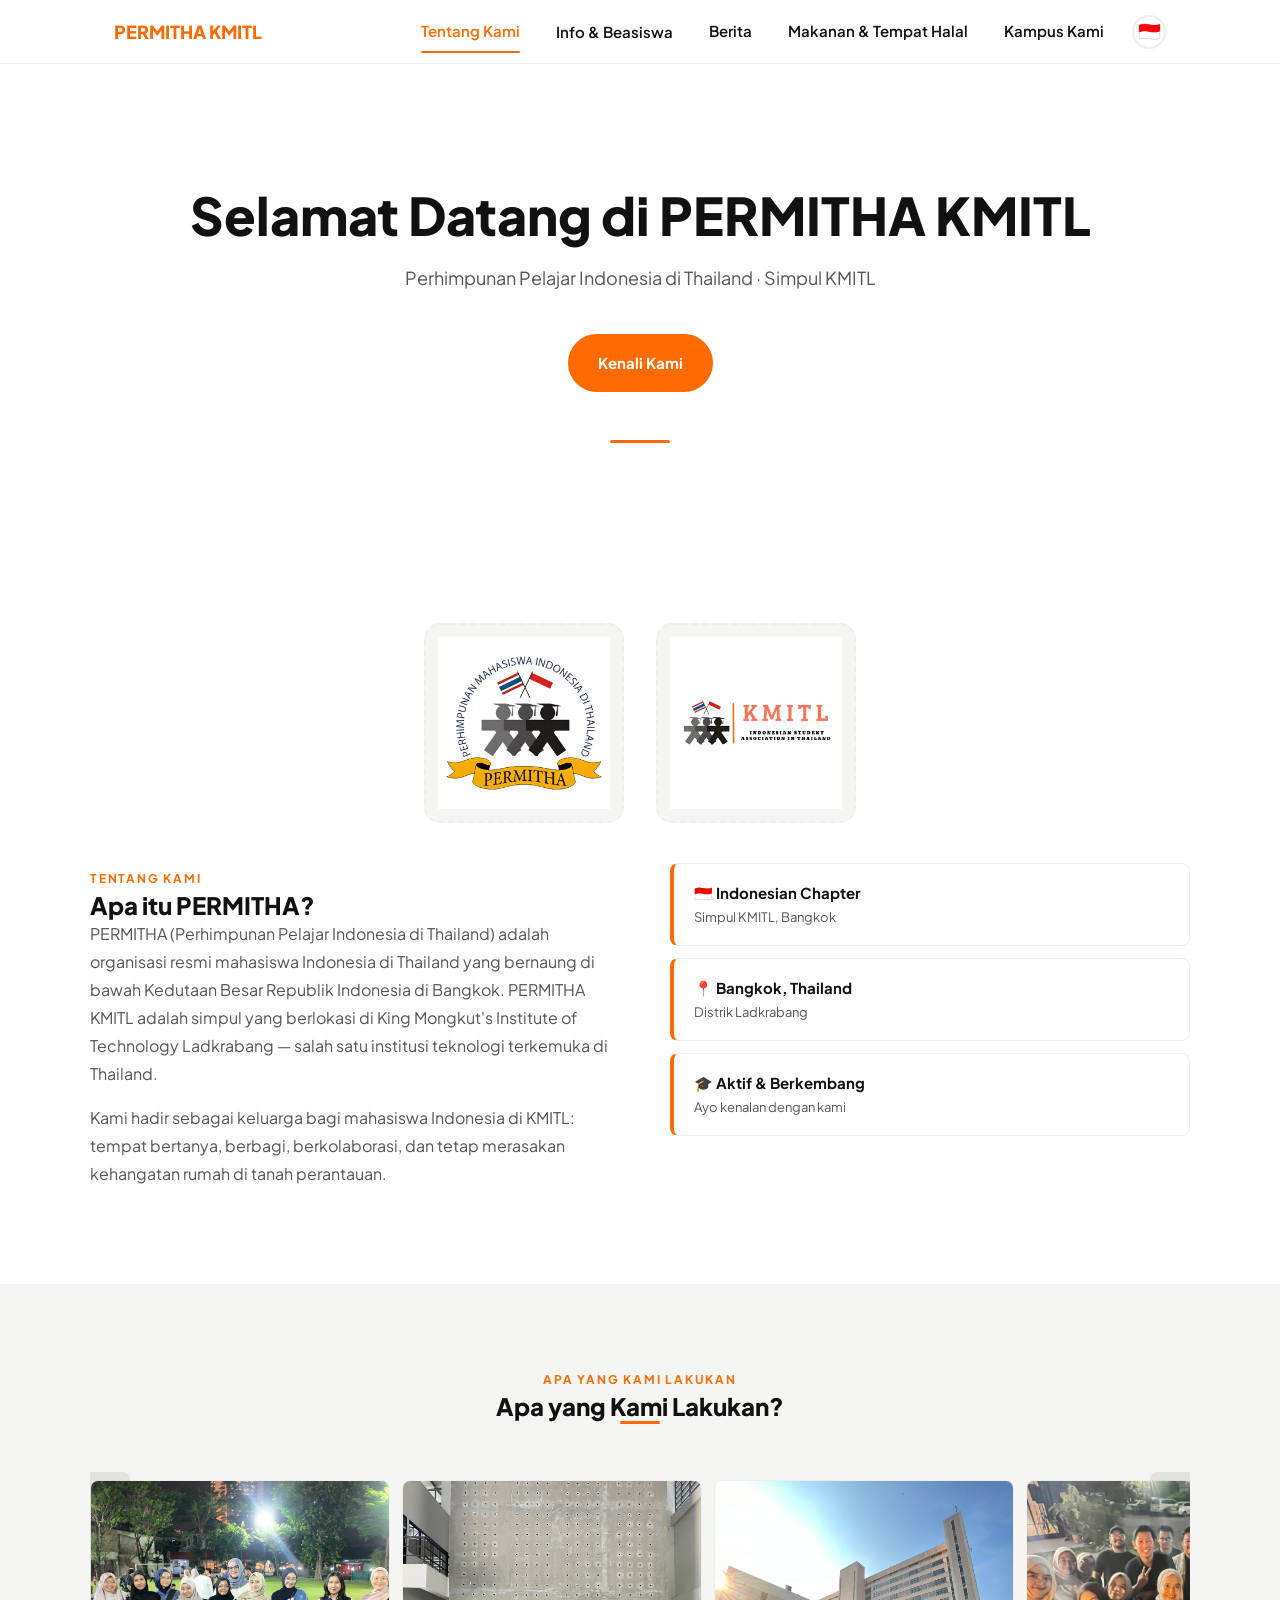
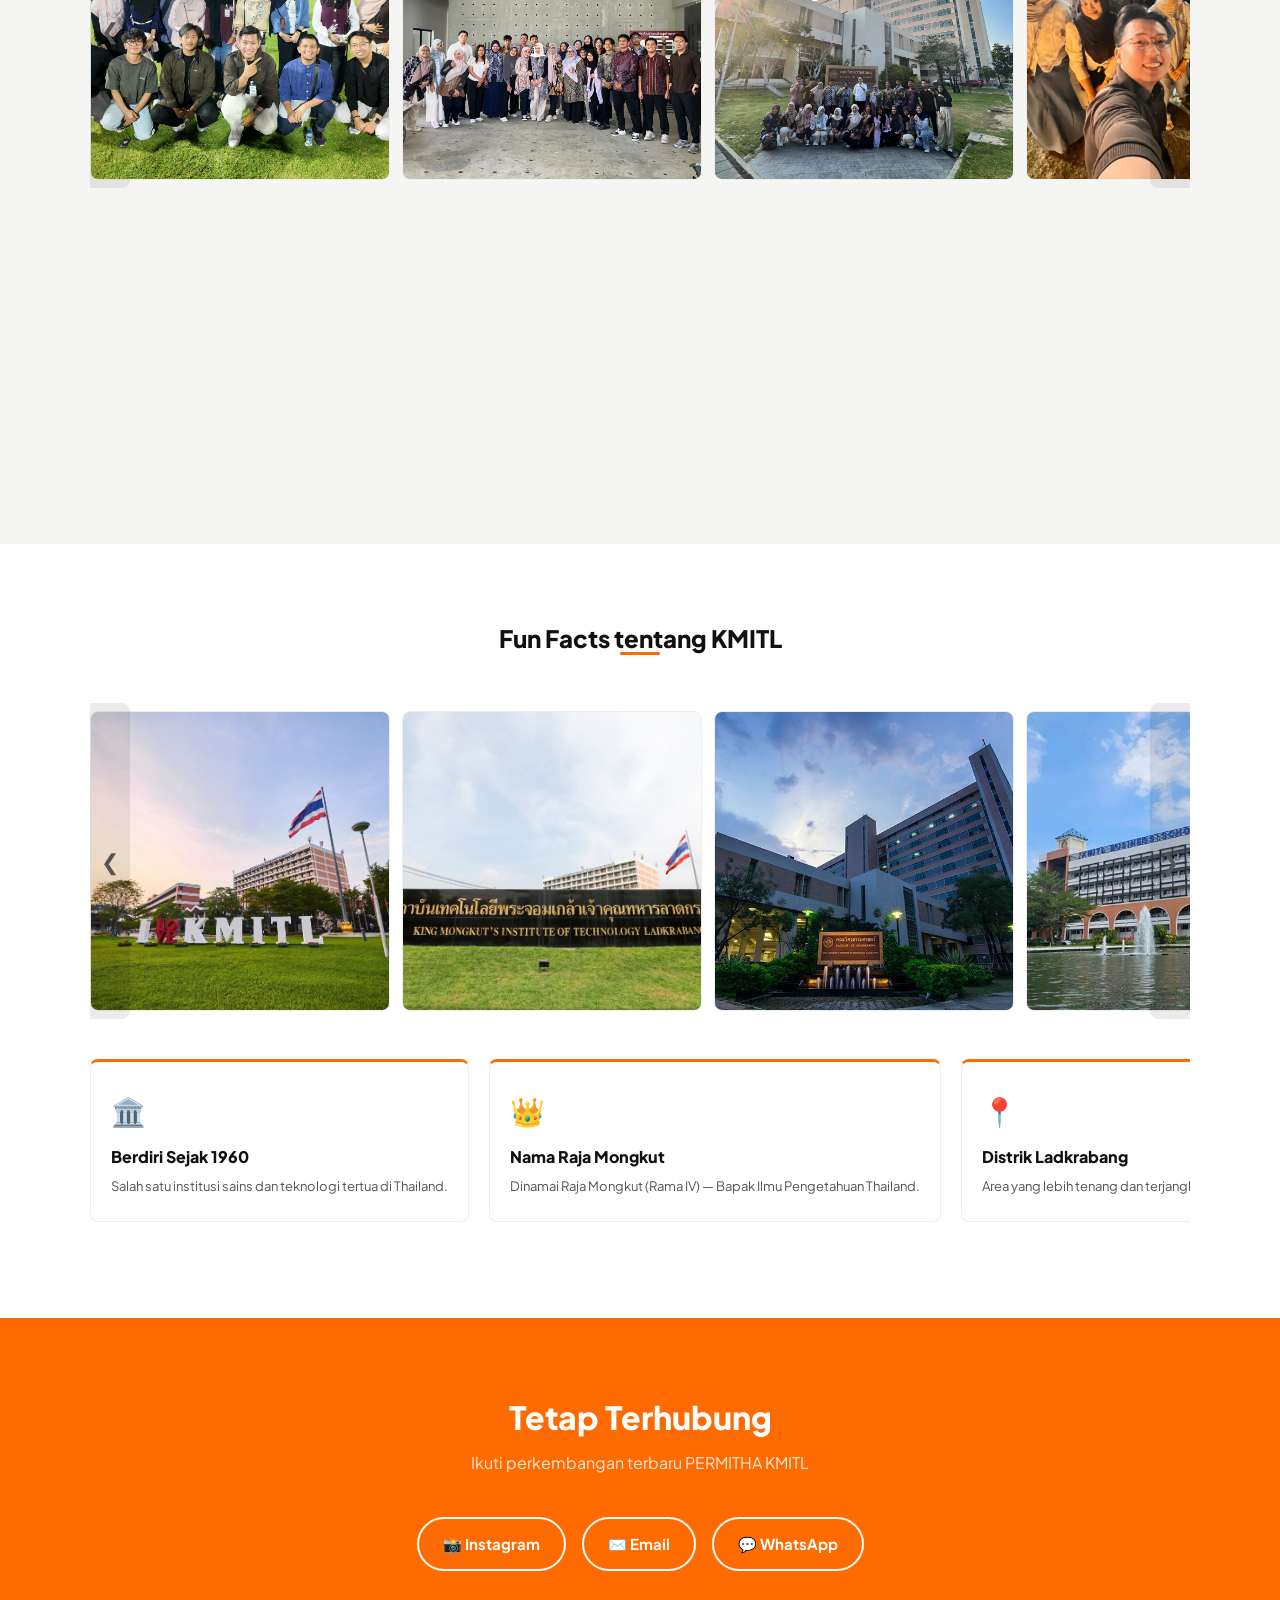
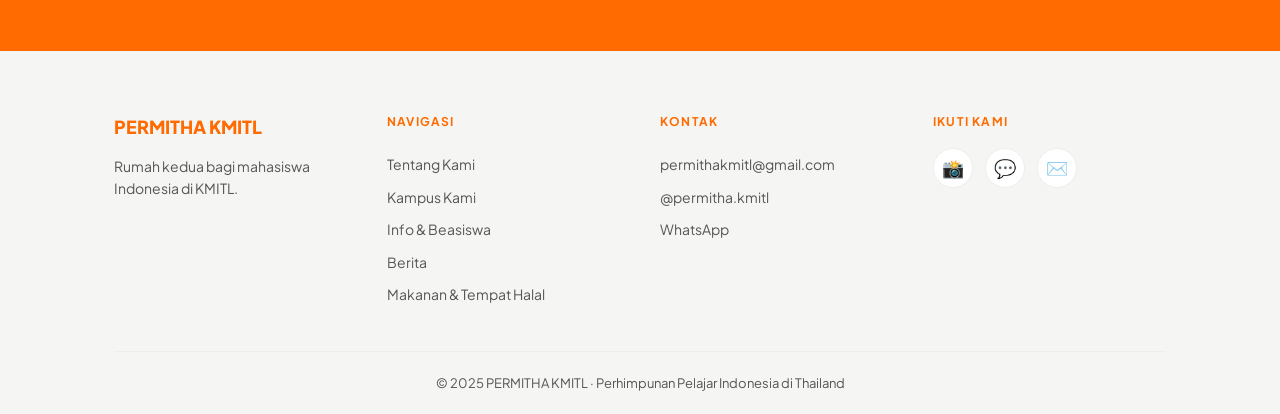
<file: index.html>
<!DOCTYPE html>
<html lang="id">
<head>
  <meta charset="UTF-8">
  <meta name="viewport" content="width=device-width, initial-scale=1.0">
  <title>PERMITHA KMITL — Indonesian Students Association</title>
  <link rel="stylesheet" href="style.css">
</head>
<body>

  <!-- NAVBAR -->
  <nav class="navbar">
    <div class="container">
      <a href="index.html" class="navbar-brand">PERMITHA KMITL</a>
      <div class="nav-links">
        <a href="index.html" data-i18n="nav.about">Tentang Kami</a>
        <div class="nav-dropdown">
          <a href="info-scholarship.html" class="nav-dropdown-trigger" data-i18n="nav.info">Info &amp; Beasiswa</a>
          <div class="nav-dropdown-menu">
            <a href="info-scholarship.html#admission" data-i18n="dropdown.admission">Pendaftaran</a>
            <a href="info-scholarship.html#scholarship" data-i18n="dropdown.scholarship">Beasiswa</a>
            <a href="info-scholarship.html#faculty" data-i18n="dropdown.faculty">Fakultas &amp; Jurusan</a>
            <a href="info-scholarship.html#downloads" data-i18n="dropdown.downloads">Berkas Unduhan</a>
            <a href="info-scholarship.html#faq" data-i18n="dropdown.faq">FAQ</a>
          </div>
        </div>
        <a href="news.html" data-i18n="nav.news">Berita</a>
        <a href="halal-food.html" data-i18n="nav.halal">Makanan &amp; Tempat Halal</a>
        <a href="https://www.kmitl.ac.th/" target="_blank" rel="noopener noreferrer" data-i18n="nav.campus">Kampus Kami</a>
        <div class="lang-switcher-wrapper">
          <button class="lang-switcher-btn" onclick="toggleLangDropdown(event)" aria-label="Change language">
            <span id="active-flag">🇮🇩</span>
          </button>
          <div class="lang-dropdown" id="lang-dropdown">
            <button class="lang-option" onclick="switchLanguage('id')"><span class="lang-flag-small">🇮🇩</span> Bahasa Indonesia</button>
            <button class="lang-option" onclick="switchLanguage('en')"><span class="lang-flag-small">🇺🇸</span> English</button>
            <button class="lang-option" onclick="switchLanguage('th')"><span class="lang-flag-small">🇹🇭</span> ภาษาไทย</button>
          </div>
        </div>
      </div>
      <button class="hamburger" aria-label="Open menu">☰</button>
    </div>
    <div class="mobile-menu">
      <a href="index.html" data-i18n="nav.about">Tentang Kami</a>
      <a href="#" class="mobile-dropdown-toggle" data-i18n="nav.info">Info &amp; Beasiswa</a>
      <div class="mobile-dropdown-items">
        <a href="info-scholarship.html#admission" data-i18n="dropdown.admission">Pendaftaran</a>
        <a href="info-scholarship.html#scholarship" data-i18n="dropdown.scholarship">Beasiswa</a>
        <a href="info-scholarship.html#faculty" data-i18n="dropdown.faculty">Fakultas &amp; Jurusan</a>
        <a href="info-scholarship.html#downloads" data-i18n="dropdown.downloads">Berkas Unduhan</a>
        <a href="info-scholarship.html#faq" data-i18n="dropdown.faq">FAQ</a>
      </div>
      <a href="news.html" data-i18n="nav.news">Berita</a>
      <a href="halal-food.html" data-i18n="nav.halal">Makanan &amp; Tempat Halal</a>
      <a href="https://www.kmitl.ac.th/" target="_blank" rel="noopener noreferrer" data-i18n="nav.campus">Kampus Kami</a>
      <div class="mobile-lang-switcher">
        <button onclick="switchLanguage('id')">🇮🇩 ID</button>
        <button onclick="switchLanguage('en')">🇺🇸 EN</button>
        <button onclick="switchLanguage('th')">🇹🇭 TH</button>
      </div>
    </div>
  </nav>

  <main>
    <!-- HERO -->
    <section class="hero">
      <h1 data-i18n="hero.title">Selamat Datang di PERMITHA KMITL</h1>
      <p class="hero-sub" data-i18n="hero.sub">Perhimpunan Pelajar Indonesia di Thailand · Simpul KMITL</p>
      <div class="hero-buttons">
        <a href="#about" class="btn btn-filled" data-i18n="hero.cta">Kenali Kami</a>
      </div>
      <div class="orange-line"></div>
    </section>

    <!-- ABOUT -->
    <section id="about" class="about">
      <div class="logo-frames fade-in">
        <div class="logo-frame">
          <img src="images/logo-permitha.png" alt="Logo PERMITHA">
        </div>
        <div class="logo-frame">
          <img src="images/logo-permitha-kmitl.png" alt="Logo PERMITHA KMITL">
        </div>
      </div>
      <div class="about-grid">
        <div class="about-text fade-in">
          <span class="eyebrow" data-i18n="about.eyebrow">TENTANG KAMI</span>
          <h2 data-i18n="about.title">Apa itu PERMITHA?</h2>
          <p data-i18n="about.p1">PERMITHA (Perhimpunan Pelajar Indonesia di Thailand) adalah organisasi resmi mahasiswa Indonesia di Thailand yang bernaung di bawah Kedutaan Besar Republik Indonesia di Bangkok. PERMITHA KMITL adalah simpul yang berlokasi di King Mongkut's Institute of Technology Ladkrabang — salah satu institusi teknologi terkemuka di Thailand.</p>
          <p data-i18n="about.p2">Kami hadir sebagai keluarga bagi mahasiswa Indonesia di KMITL: tempat bertanya, berbagi, berkolaborasi, dan tetap merasakan kehangatan rumah di tanah perantauan.</p>
        </div>
        <div class="stat-cards fade-in">
          <div class="stat-card">
            <div class="stat-card-title" data-i18n="about.stat1.title">🇮🇩 Indonesian Chapter</div>
            <div class="stat-card-sub" data-i18n="about.stat1.sub">Simpul KMITL, Bangkok</div>
          </div>
          <div class="stat-card">
            <div class="stat-card-title" data-i18n="about.stat2.title">📍 Bangkok, Thailand</div>
            <div class="stat-card-sub" data-i18n="about.stat2.sub">Distrik Ladkrabang</div>
          </div>
          <div class="stat-card">
            <div class="stat-card-title" data-i18n="about.stat3.title">🎓 Aktif &amp; Berkembang</div>
            <div class="stat-card-sub" data-i18n="about.stat3.sub">Bergabunglah bersama kami</div>
          </div>
        </div>
      </div>
    </section>

    <!-- WHAT WE DO -->
    <section class="what-we-do">
      <div class="what-we-do-header">
        <span class="eyebrow" data-i18n="wwd.eyebrow">APA YANG KAMI LAKUKAN</span>
        <h2 data-i18n="wwd.title">Apa yang Kami Lakukan?</h2>
        <div class="orange-line-sm"></div>
      </div>

      <!-- Activity Photo Gallery -->
      <div class="photo-gallery">
        <button class="scroll-btn scroll-btn-left" onclick="scrollPhotos('wwd-photos', -1)" aria-label="Scroll left"><span>&#10094;</span></button>
        <div class="photo-gallery-wrapper" id="wwd-photos">
          <div class="photo-gallery-row">
            <div class="photo-gallery-item"><img src="images/activity-1.jpg" alt="Activity 1"></div>
            <div class="photo-gallery-item"><img src="images/activity-2.jpg" alt="Activity 2"></div>
            <div class="photo-gallery-item"><img src="images/activity-3.jpg" alt="Activity 3"></div>
            <div class="photo-gallery-item"><img src="images/activity-4.jpg" alt="Activity 4"></div>
            <div class="photo-gallery-item"><img src="images/activity-5.jpg" alt="Activity 5"></div>
            <div class="photo-gallery-item"><img src="images/activity-6.jpg" alt="Activity 6"></div>
            <div class="photo-gallery-item"><img src="images/activity-7.jpg" alt="Activity 7"></div>
            <div class="photo-gallery-item"><img src="images/activity-8.jpg" alt="Activity 8"></div>
          </div>
        </div>
        <button class="scroll-btn scroll-btn-right" onclick="scrollPhotos('wwd-photos', 1)" aria-label="Scroll right"><span>&#10095;</span></button>
      </div>

      <div class="what-we-do-grid fade-in">
        <div class="wwd-card">
          <div class="wwd-icon">🤝</div>
          <h3 data-i18n="wwd.card1.title">Komunitas</h3>
          <p data-i18n="wwd.card1.body">Membangun komunitas yang hangat dan kekeluargaan bagi mahasiswa Indonesia di KMITL.</p>
        </div>
        <div class="wwd-card">
          <div class="wwd-icon">📚</div>
          <h3 data-i18n="wwd.card2.title">Dukungan Akademik</h3>
          <p data-i18n="wwd.card2.body">Berbagi informasi beasiswa, tips studi, dan panduan kehidupan kampus.</p>
        </div>
        <div class="wwd-card">
          <div class="wwd-icon">🌏</div>
          <h3 data-i18n="wwd.card3.title">Jembatan Budaya</h3>
          <p data-i18n="wwd.card3.body">Menjembatani budaya Indonesia dan Thailand melalui kegiatan dan kolaborasi.</p>
        </div>
        <div class="wwd-card">
          <div class="wwd-icon">🔗</div>
          <h3 data-i18n="wwd.card4.title">Jejaring</h3>
          <p data-i18n="wwd.card4.body">Terhubung dengan simpul PERMITHA di seluruh Thailand dan jaringan PPI Dunia.</p>
        </div>
      </div>
    </section>

    <!-- FUN FACTS -->
    <section class="fun-facts">
      <div class="fun-facts-header">
        <h2 data-i18n="ff.title">Fun Facts tentang KMITL</h2>
        <div class="orange-line-sm"></div>
      </div>

      <!-- KMITL Photo Gallery -->
      <div class="photo-gallery">
        <button class="scroll-btn scroll-btn-left" onclick="scrollPhotos('ff-photos', -1)" aria-label="Scroll left"><span>&#10094;</span></button>
        <div class="photo-gallery-wrapper" id="ff-photos">
          <div class="photo-gallery-row">
            <div class="photo-gallery-item"><img src="images/kmitl-1.jpg" alt="KMITL Campus 1"></div>
            <div class="photo-gallery-item"><img src="images/kmitl-2.jpg" alt="KMITL Campus 2"></div>
            <div class="photo-gallery-item"><img src="images/kmitl-3.jpg" alt="KMITL Campus 3"></div>
            <div class="photo-gallery-item"><img src="images/kmitl-4.jpg" alt="KMITL Campus 4"></div>
            <div class="photo-gallery-item"><img src="images/kmitl-5.jpg" alt="KMITL Campus 5"></div>
            <div class="photo-gallery-item"><img src="images/kmitl-6.jpg" alt="KMITL Campus 6"></div>
            <div class="photo-gallery-item"><img src="images/kmitl-7.jpg" alt="KMITL Campus 7"></div>
            <div class="photo-gallery-item"><img src="images/kmitl-8.jpg" alt="KMITL Campus 8"></div>
          </div>
        </div>
        <button class="scroll-btn scroll-btn-right" onclick="scrollPhotos('ff-photos', 1)" aria-label="Scroll right"><span>&#10095;</span></button>
      </div>

      <div class="fun-facts-scroll fade-in">
        <div class="ff-card">
          <div class="ff-emoji">🏛️</div>
          <h3 data-i18n="ff.card1.title">Berdiri Sejak 1960</h3>
          <p data-i18n="ff.card1.body">Salah satu institusi sains dan teknologi tertua di Thailand.</p>
        </div>
        <div class="ff-card">
          <div class="ff-emoji">👑</div>
          <h3 data-i18n="ff.card2.title">Nama Raja Mongkut</h3>
          <p data-i18n="ff.card2.body">Dinamai Raja Mongkut (Rama IV) — Bapak Ilmu Pengetahuan Thailand.</p>
        </div>
        <div class="ff-card">
          <div class="ff-emoji">📍</div>
          <h3 data-i18n="ff.card4.title">Distrik Ladkrabang</h3>
          <p data-i18n="ff.card4.body">Area yang lebih tenang dan terjangkau dibanding pusat Bangkok.</p>
        </div>
        <div class="ff-card">
          <div class="ff-emoji">🌍</div>
          <h3 data-i18n="ff.card5.title">Kampus Internasional</h3>
          <p data-i18n="ff.card5.body">Ribuan mahasiswa internasional dari seluruh Asia.</p>
        </div>
        <div class="ff-card">
          <div class="ff-emoji">🛫</div>
          <h3 data-i18n="ff.card6.title">Dekat Bandara</h3>
          <p data-i18n="ff.card6.body">Hanya ~15 menit dari Bandara Internasional Suvarnabhumi.</p>
        </div>
      </div>
    </section>

    <!-- CTA BANNER -->
    <section class="cta-banner">
      <h2 data-i18n="cta.title">Tetap Terhubung</h2>
      <p data-i18n="cta.sub">Ikuti perkembangan terbaru PERMITHA KMITL</p>
      <div class="cta-buttons">
        <a href="https://instagram.com/permitha.kmitl" target="_blank" rel="noopener noreferrer" class="btn btn-white-outlined" aria-label="Instagram" data-i18n="cta.instagram">📸 Instagram</a>
        <a href="mailto:permithakmitl@gmail.com" class="btn btn-white-outlined" aria-label="Email" data-i18n="cta.email">✉️ Email</a>
        <a href="https://wa.me/6283856838811" target="_blank" rel="noopener noreferrer" class="btn btn-white-outlined" aria-label="WhatsApp" data-i18n="cta.whatsapp">💬 WhatsApp</a>
      </div>
    </section>
  </main>

  <!-- FOOTER -->
  <footer class="footer">
    <div class="container">
      <div class="footer-grid">
        <div class="footer-brand">
          <a href="index.html" class="navbar-brand">PERMITHA KMITL</a>
          <p class="footer-tagline" data-i18n="footer.tagline">Keluarga kecil di tempat asing, bersatu dalam satu ruang kolaborasi.</p>
        </div>
        <div>
          <div class="footer-label" data-i18n="footer.nav">Navigasi</div>
          <div class="footer-links">
            <a href="index.html" data-i18n="nav.about">Tentang Kami</a>
            <a href="https://www.kmitl.ac.th/" target="_blank" rel="noopener noreferrer" data-i18n="nav.campus">Kampus Kami</a>
            <a href="info-scholarship.html" data-i18n="nav.info">Info &amp; Beasiswa</a>
            <a href="news.html" data-i18n="nav.news">Berita</a>
            <a href="halal-food.html" data-i18n="nav.halal">Makanan &amp; Tempat Halal</a>
          </div>
        </div>
        <div>
          <div class="footer-label" data-i18n="footer.contact">Kontak</div>
          <div class="footer-contact">
            <a href="mailto:permithakmitl@gmail.com">permithakmitl@gmail.com</a>
            <a href="https://instagram.com/permitha.kmitl" target="_blank" rel="noopener noreferrer">@permitha.kmitl</a>
            <a href="https://wa.me/6283856838811" target="_blank" rel="noopener noreferrer">WhatsApp</a>
          </div>
        </div>
        <div>
          <div class="footer-label" data-i18n="footer.social">Ikuti Kami</div>
          <div class="footer-social">
            <a href="https://instagram.com/permitha.kmitl" target="_blank" rel="noopener noreferrer" aria-label="Instagram">📸</a>
            <a href="https://wa.me/6283856838811" target="_blank" rel="noopener noreferrer" aria-label="WhatsApp">💬</a>
            <a href="mailto:permithakmitl@gmail.com" aria-label="Email">✉️</a>
          </div>
        </div>
      </div>
      <div class="footer-bottom" data-i18n="footer.copyright">
        © 2025 PERMITHA KMITL · Perhimpunan Pelajar Indonesia di Thailand
      </div>
    </div>
  </footer>

  <script src="i18n.js"></script>
  <script src="script.js"></script>
</body>
</html>
</file>
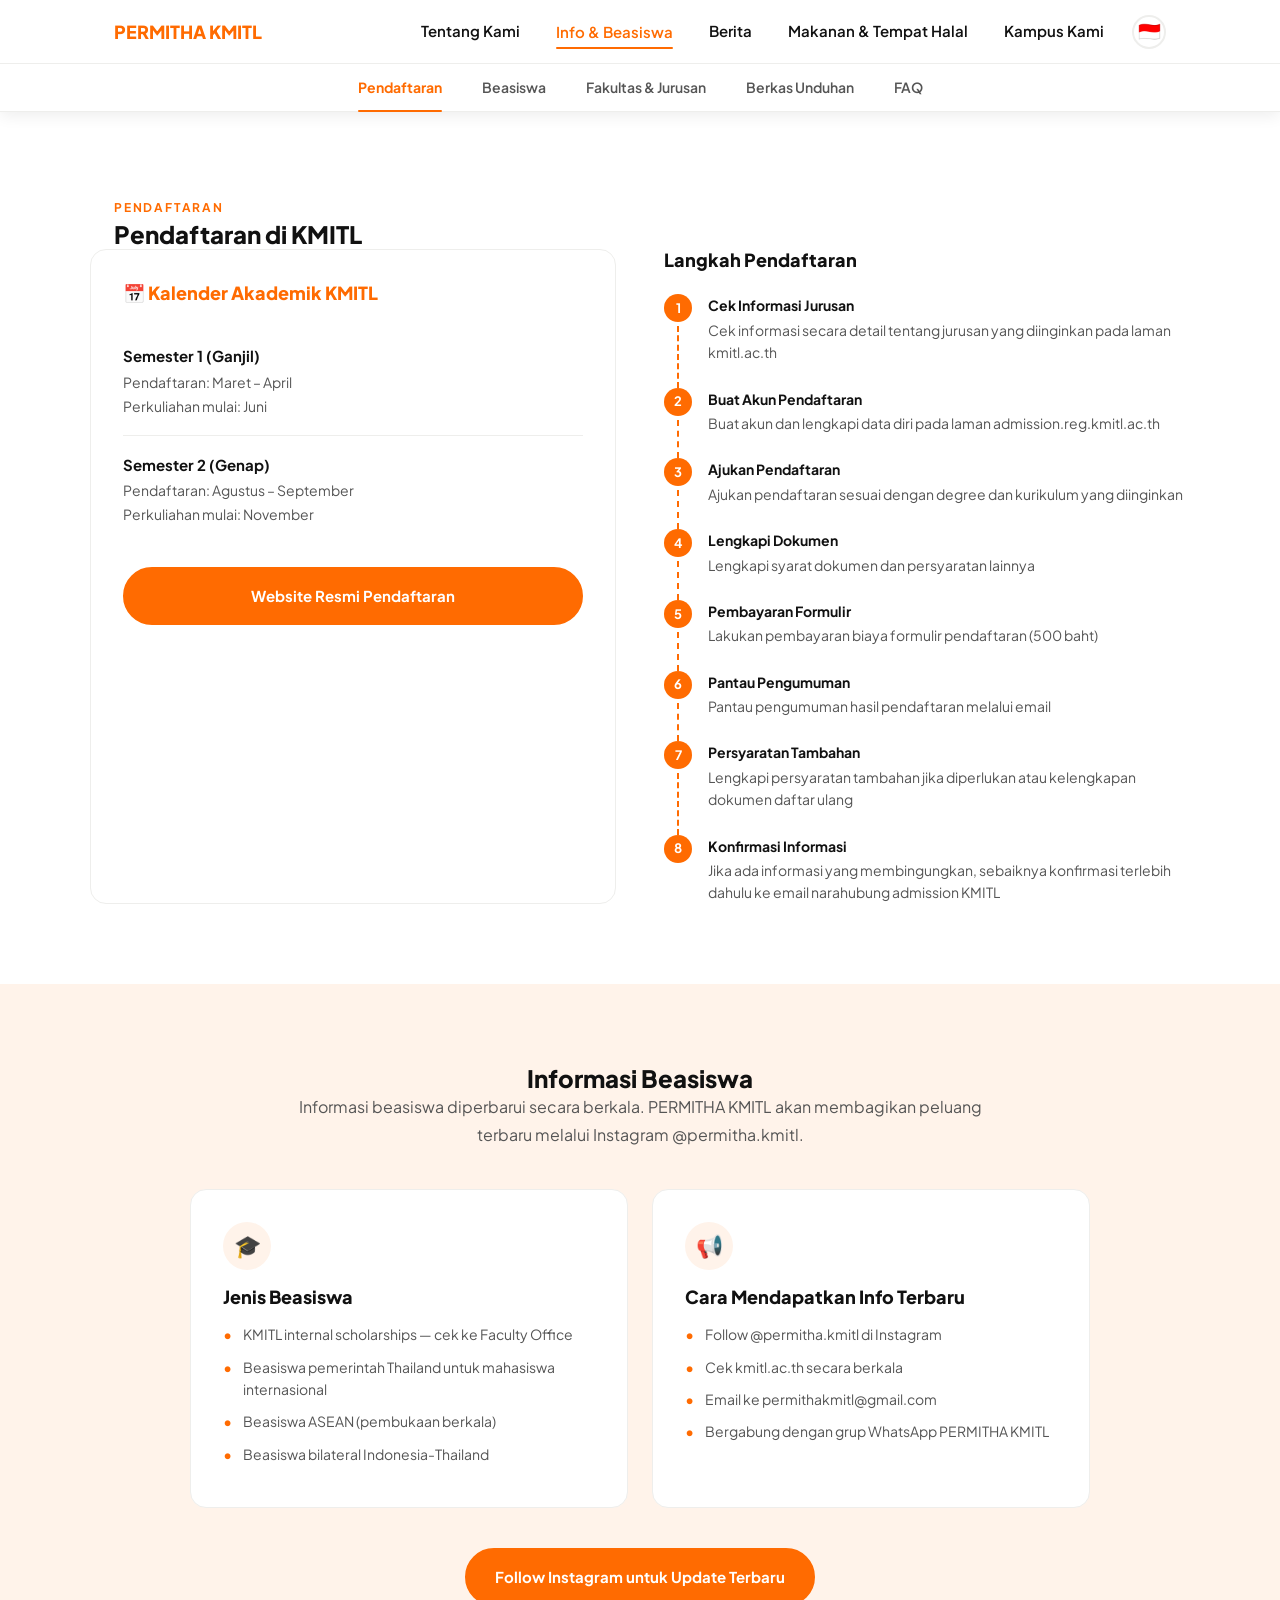
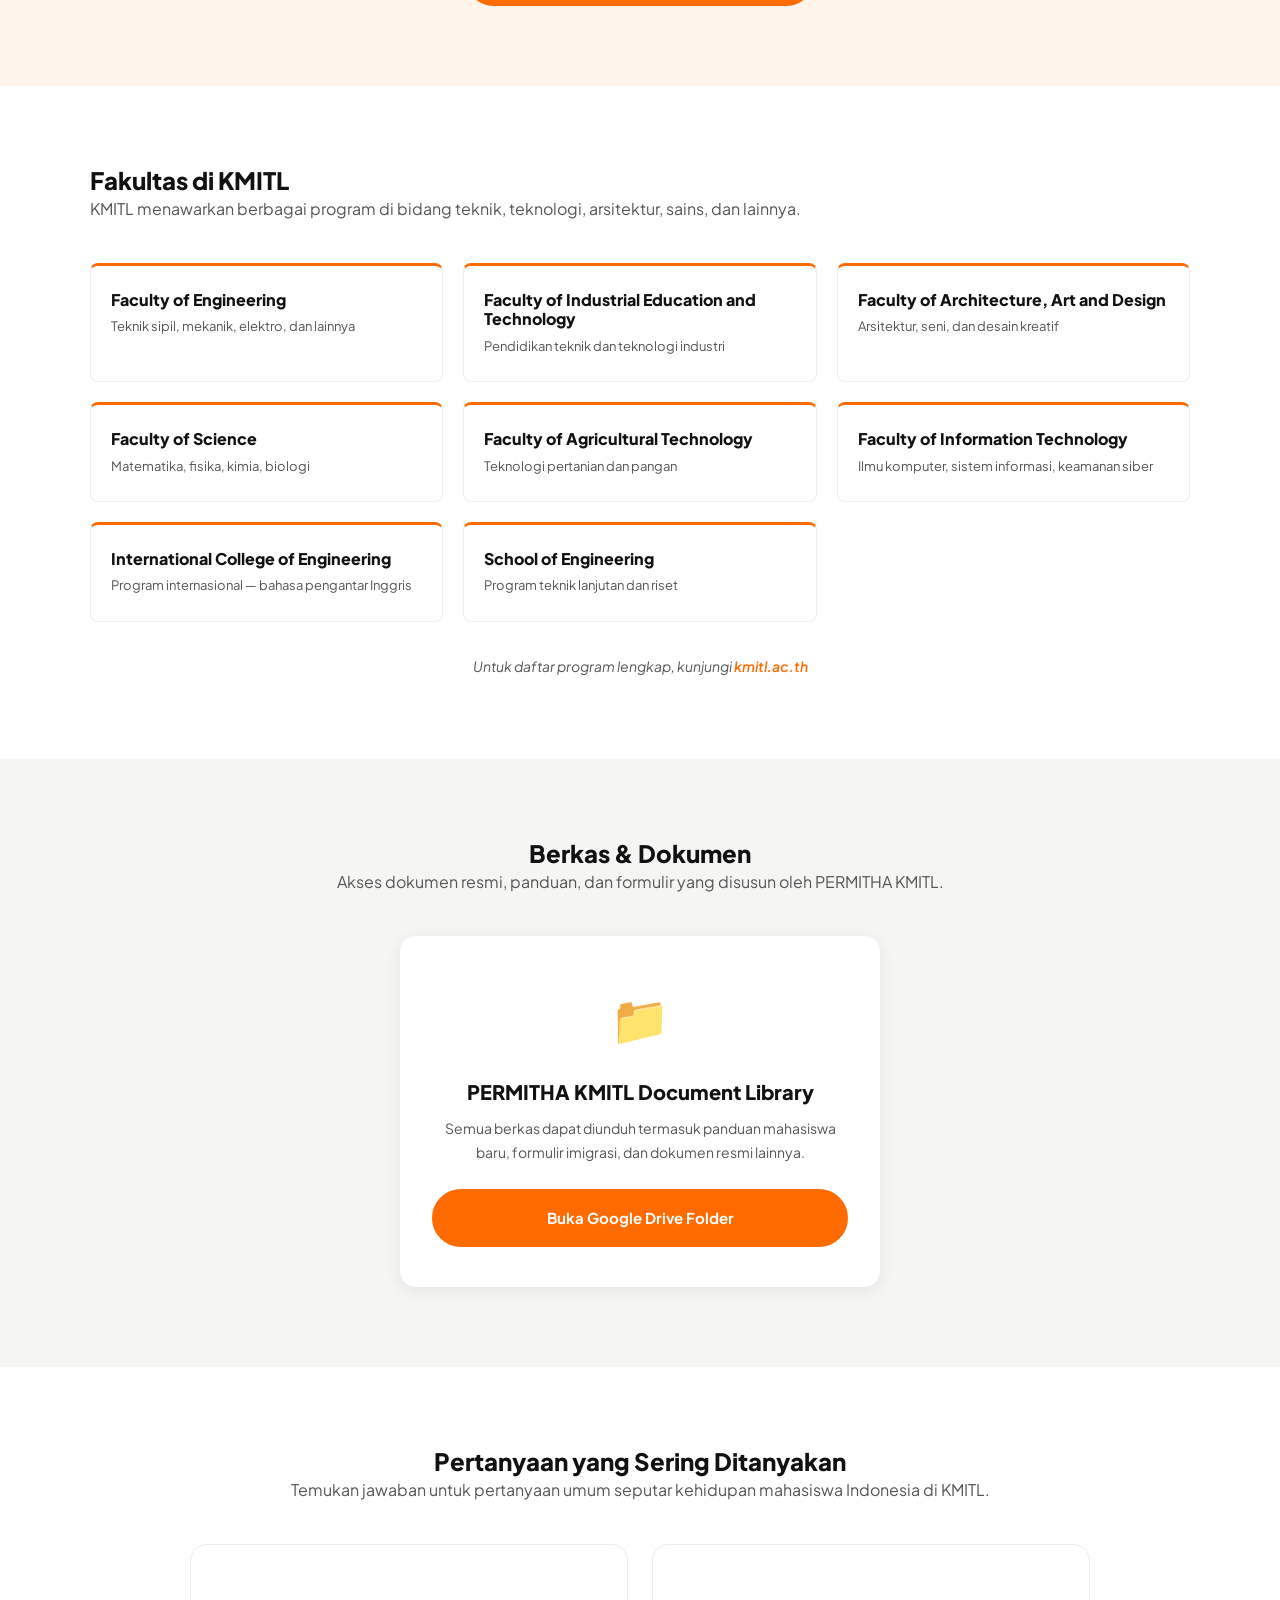
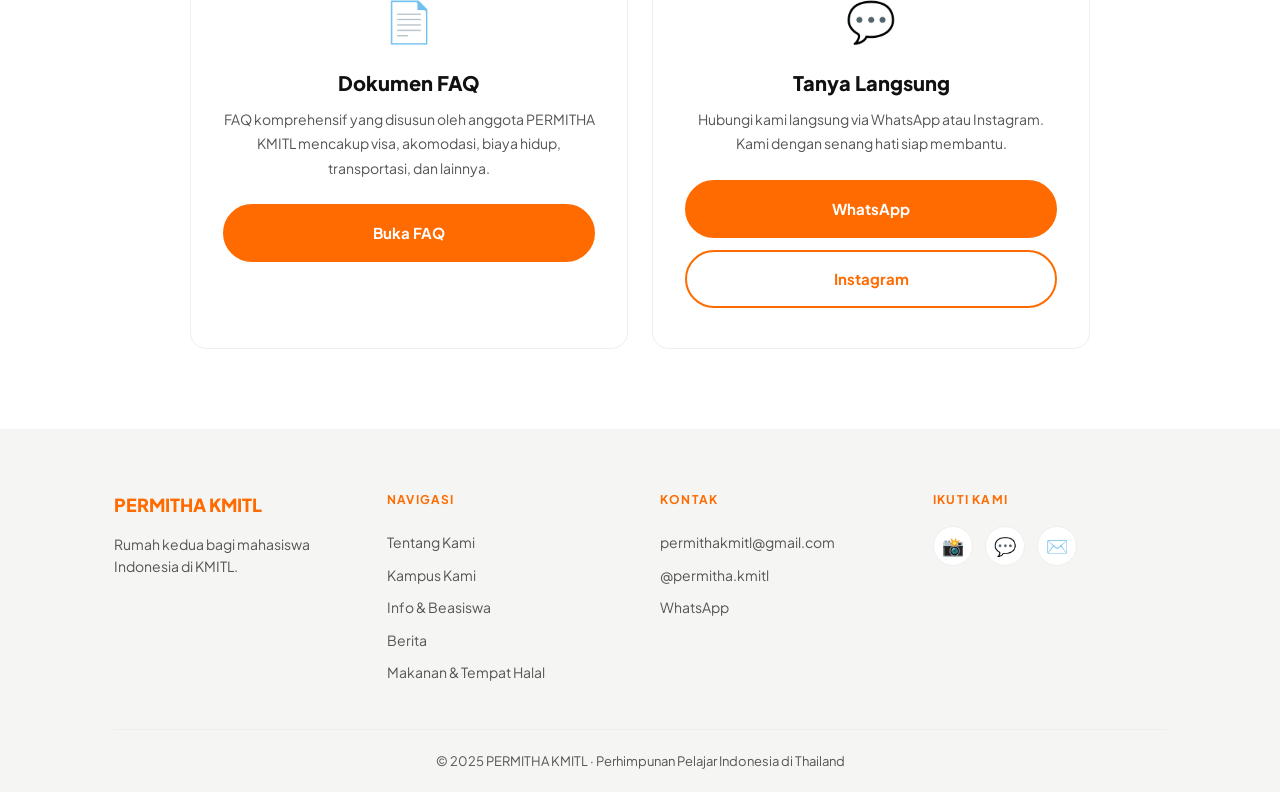
<file: info-scholarship.html>
<!DOCTYPE html>
<html lang="id">
<head>
  <meta charset="UTF-8">
  <meta name="viewport" content="width=device-width, initial-scale=1.0">
  <title>Info &amp; Scholarship — PERMITHA KMITL</title>
  <link rel="stylesheet" href="style.css">
</head>
<body>

  <!-- NAVBAR -->
  <nav class="navbar">
    <div class="container">
      <a href="index.html" class="navbar-brand">PERMITHA KMITL</a>
      <div class="nav-links">
        <a href="index.html" data-i18n="nav.about">Tentang Kami</a>
        <div class="nav-dropdown">
          <a href="info-scholarship.html" class="nav-dropdown-trigger" data-i18n="nav.info">Info &amp; Beasiswa</a>
          <div class="nav-dropdown-menu">
            <a href="#admission" data-i18n="dropdown.admission">Pendaftaran</a>
            <a href="#scholarship" data-i18n="dropdown.scholarship">Beasiswa</a>
            <a href="#faculty" data-i18n="dropdown.faculty">Fakultas &amp; Jurusan</a>
            <a href="#downloads" data-i18n="dropdown.downloads">Berkas Unduhan</a>
            <a href="#faq" data-i18n="dropdown.faq">FAQ</a>
          </div>
        </div>
        <a href="news.html" data-i18n="nav.news">Berita</a>
        <a href="halal-food.html" data-i18n="nav.halal">Makanan &amp; Tempat Halal</a>
        <a href="https://www.kmitl.ac.th/" target="_blank" rel="noopener noreferrer" data-i18n="nav.campus">Kampus Kami</a>
        <div class="lang-switcher-wrapper">
          <button class="lang-switcher-btn" onclick="toggleLangDropdown(event)" aria-label="Change language">
            <span id="active-flag">🇮🇩</span>
          </button>
          <div class="lang-dropdown" id="lang-dropdown">
            <button class="lang-option" onclick="switchLanguage('id')"><span class="lang-flag-small">🇮🇩</span> Bahasa Indonesia</button>
            <button class="lang-option" onclick="switchLanguage('en')"><span class="lang-flag-small">🇺🇸</span> English</button>
            <button class="lang-option" onclick="switchLanguage('th')"><span class="lang-flag-small">🇹🇭</span> ภาษาไทย</button>
          </div>
        </div>
      </div>
      <button class="hamburger" aria-label="Open menu">☰</button>
    </div>
    <div class="mobile-menu">
      <a href="index.html" data-i18n="nav.about">Tentang Kami</a>
      <a href="#" class="mobile-dropdown-toggle" data-i18n="nav.info">Info &amp; Beasiswa</a>
      <div class="mobile-dropdown-items">
        <a href="#admission" data-i18n="dropdown.admission">Pendaftaran</a>
        <a href="#scholarship" data-i18n="dropdown.scholarship">Beasiswa</a>
        <a href="#faculty" data-i18n="dropdown.faculty">Fakultas &amp; Jurusan</a>
        <a href="#downloads" data-i18n="dropdown.downloads">Berkas Unduhan</a>
        <a href="#faq" data-i18n="dropdown.faq">FAQ</a>
      </div>
      <a href="news.html" data-i18n="nav.news">Berita</a>
      <a href="halal-food.html" data-i18n="nav.halal">Makanan &amp; Tempat Halal</a>
      <a href="https://www.kmitl.ac.th/" target="_blank" rel="noopener noreferrer" data-i18n="nav.campus">Kampus Kami</a>
      <div class="mobile-lang-switcher">
        <button onclick="switchLanguage('id')">🇮🇩 ID</button>
        <button onclick="switchLanguage('en')">🇺🇸 EN</button>
        <button onclick="switchLanguage('th')">🇹🇭 TH</button>
      </div>
    </div>
  </nav>

  <!-- SUB-NAV -->
  <nav class="sub-nav">
    <div class="sub-nav-links">
      <a href="#admission" data-i18n="subnav.admission">Pendaftaran</a>
      <a href="#scholarship" data-i18n="subnav.scholarship">Beasiswa</a>
      <a href="#faculty" data-i18n="subnav.faculty">Fakultas &amp; Jurusan</a>
      <a href="#downloads" data-i18n="subnav.downloads">Berkas Unduhan</a>
      <a href="#faq" data-i18n="subnav.faq">FAQ</a>
    </div>
  </nav>

  <main>
    <!-- ADMISSION -->
    <section id="admission" class="admission">
      <div class="container">
        <span class="eyebrow" data-i18n="info.admission.eyebrow">PENDAFTARAN</span>
        <h2 data-i18n="info.admission.title">Pendaftaran di KMITL</h2>
      </div>
      <div class="admission-grid">
        <div class="admission-card fade-in">
          <h3 data-i18n="info.admission.calendar">📅 Kalender Akademik KMITL</h3>
          <div class="calendar-row">
            <div class="label" data-i18n="info.admission.sem1">Semester 1 (Ganjil)</div>
            <div class="detail" data-i18n="info.admission.sem1.reg">Pendaftaran: Maret – April</div>
            <div class="detail" data-i18n="info.admission.sem1.start">Perkuliahan mulai: Juni</div>
          </div>
          <div class="calendar-row">
            <div class="label" data-i18n="info.admission.sem2">Semester 2 (Genap)</div>
            <div class="detail" data-i18n="info.admission.sem2.reg">Pendaftaran: Agustus – September</div>
            <div class="detail" data-i18n="info.admission.sem2.start">Perkuliahan mulai: November</div>
          </div>
          <a href="https://admission.reg.kmitl.ac.th/" target="_blank" rel="noopener noreferrer" class="btn btn-filled btn-full" style="margin-top: 24px;" data-i18n="info.admission.btn">Website Resmi Pendaftaran</a>
        </div>

        <div class="timeline fade-in">
          <h3 data-i18n="info.admission.steps">Langkah Pendaftaran</h3>
          <div class="timeline-step">
            <div class="timeline-number">1</div>
            <div class="timeline-text">
              <strong data-i18n="info.admission.step1.title">Cek Informasi Jurusan</strong>
              <span data-i18n="info.admission.step1.text">Cek informasi secara detail tentang jurusan yang diinginkan pada laman kmitl.ac.th</span>
            </div>
          </div>
          <div class="timeline-step">
            <div class="timeline-number">2</div>
            <div class="timeline-text">
              <strong data-i18n="info.admission.step2.title">Buat Akun Pendaftaran</strong>
              <span data-i18n="info.admission.step2.text">Buat akun dan lengkapi data diri pada laman admission.reg.kmitl.ac.th</span>
            </div>
          </div>
          <div class="timeline-step">
            <div class="timeline-number">3</div>
            <div class="timeline-text">
              <strong data-i18n="info.admission.step3.title">Ajukan Pendaftaran</strong>
              <span data-i18n="info.admission.step3.text">Ajukan pendaftaran sesuai dengan degree dan kurikulum yang diinginkan</span>
            </div>
          </div>
          <div class="timeline-step">
            <div class="timeline-number">4</div>
            <div class="timeline-text">
              <strong data-i18n="info.admission.step4.title">Lengkapi Dokumen</strong>
              <span data-i18n="info.admission.step4.text">Lengkapi syarat dokumen dan persyaratan lainnya</span>
            </div>
          </div>
          <div class="timeline-step">
            <div class="timeline-number">5</div>
            <div class="timeline-text">
              <strong data-i18n="info.admission.step5.title">Pembayaran Formulir</strong>
              <span data-i18n="info.admission.step5.text">Lakukan pembayaran biaya formulir pendaftaran (500 baht)</span>
            </div>
          </div>
          <div class="timeline-step">
            <div class="timeline-number">6</div>
            <div class="timeline-text">
              <strong data-i18n="info.admission.step6.title">Pantau Pengumuman</strong>
              <span data-i18n="info.admission.step6.text">Pantau pengumuman hasil pendaftaran melalui email</span>
            </div>
          </div>
          <div class="timeline-step">
            <div class="timeline-number">7</div>
            <div class="timeline-text">
              <strong data-i18n="info.admission.step7.title">Persyaratan Tambahan</strong>
              <span data-i18n="info.admission.step7.text">Lengkapi persyaratan tambahan jika diperlukan atau kelengkapan dokumen daftar ulang</span>
            </div>
          </div>
          <div class="timeline-step">
            <div class="timeline-number">8</div>
            <div class="timeline-text">
              <strong data-i18n="info.admission.step8.title">Konfirmasi Informasi</strong>
              <span data-i18n="info.admission.step8.text">Jika ada informasi yang membingungkan, sebaiknya konfirmasi terlebih dahulu ke email narahubung admission KMITL</span>
            </div>
          </div>
        </div>
      </div>
    </section>

    <!-- SCHOLARSHIP -->
    <section id="scholarship" class="scholarship">
      <div class="scholarship-header">
        <h2 data-i18n="info.scholarship.title">Informasi Beasiswa</h2>
        <p data-i18n="info.scholarship.sub">Informasi beasiswa diperbarui secara berkala. PERMITHA KMITL akan membagikan peluang terbaru melalui Instagram @permitha.kmitl.</p>
      </div>
      <div class="scholarship-grid fade-in">
        <div class="scholarship-card">
          <div class="wwd-icon">🎓</div>
          <h3 data-i18n="info.scholarship.types.title">Jenis Beasiswa</h3>
          <ul>
            <li data-i18n="info.scholarship.types.1">KMITL internal scholarships — cek ke Faculty Office</li>
            <li data-i18n="info.scholarship.types.2">Beasiswa pemerintah Thailand untuk mahasiswa internasional</li>
            <li data-i18n="info.scholarship.types.3">Beasiswa ASEAN (pembukaan berkala)</li>
            <li data-i18n="info.scholarship.types.4">Beasiswa bilateral Indonesia-Thailand</li>
          </ul>
        </div>
        <div class="scholarship-card">
          <div class="wwd-icon">📢</div>
          <h3 data-i18n="info.scholarship.info.title">Cara Mendapatkan Info Terbaru</h3>
          <ul>
            <li data-i18n="info.scholarship.info.1">Follow @permitha.kmitl di Instagram</li>
            <li data-i18n="info.scholarship.info.2">Cek kmitl.ac.th secara berkala</li>
            <li data-i18n="info.scholarship.info.3">Email ke permithakmitl@gmail.com</li>
            <li data-i18n="info.scholarship.info.4">Bergabung dengan grup WhatsApp PERMITHA KMITL</li>
          </ul>
        </div>
      </div>
      <div class="scholarship-cta">
        <a href="https://instagram.com/permitha.kmitl" target="_blank" rel="noopener noreferrer" class="btn btn-filled" data-i18n="info.scholarship.cta">Follow Instagram untuk Update Terbaru</a>
      </div>
    </section>

    <!-- FACULTY -->
    <section id="faculty" class="faculty">
      <div class="faculty-header">
        <h2 data-i18n="info.faculty.title">Fakultas di KMITL</h2>
        <p data-i18n="info.faculty.sub">KMITL menawarkan berbagai program di bidang teknik, teknologi, arsitektur, sains, dan lainnya.</p>
      </div>
      <div class="faculty-grid fade-in">
        <div class="faculty-card">
          <h3 data-i18n="info.faculty.1.name">Faculty of Engineering</h3>
          <p data-i18n="info.faculty.1.desc">Teknik sipil, mekanik, elektro, dan lainnya</p>
        </div>
        <div class="faculty-card">
          <h3 data-i18n="info.faculty.2.name">Faculty of Industrial Education and Technology</h3>
          <p data-i18n="info.faculty.2.desc">Pendidikan teknik dan teknologi industri</p>
        </div>
        <div class="faculty-card">
          <h3 data-i18n="info.faculty.3.name">Faculty of Architecture, Art and Design</h3>
          <p data-i18n="info.faculty.3.desc">Arsitektur, seni, dan desain kreatif</p>
        </div>
        <div class="faculty-card">
          <h3 data-i18n="info.faculty.4.name">Faculty of Science</h3>
          <p data-i18n="info.faculty.4.desc">Matematika, fisika, kimia, biologi</p>
        </div>
        <div class="faculty-card">
          <h3 data-i18n="info.faculty.5.name">Faculty of Agricultural Technology</h3>
          <p data-i18n="info.faculty.5.desc">Teknologi pertanian dan pangan</p>
        </div>
        <div class="faculty-card">
          <h3 data-i18n="info.faculty.6.name">Faculty of Information Technology</h3>
          <p data-i18n="info.faculty.6.desc">Ilmu komputer, sistem informasi, keamanan siber</p>
        </div>
        <div class="faculty-card">
          <h3 data-i18n="info.faculty.7.name">International College of Engineering</h3>
          <p data-i18n="info.faculty.7.desc">Program internasional — bahasa pengantar Inggris</p>
        </div>
        <div class="faculty-card">
          <h3 data-i18n="info.faculty.8.name">School of Engineering</h3>
          <p data-i18n="info.faculty.8.desc">Program teknik lanjutan dan riset</p>
        </div>
      </div>
      <p class="faculty-note"><span data-i18n="info.faculty.note">Untuk daftar program lengkap, kunjungi</span> <a href="https://www.kmitl.ac.th/" target="_blank" rel="noopener noreferrer">kmitl.ac.th</a></p>
    </section>

    <!-- DOWNLOADS -->
    <section id="downloads" class="downloads">
      <div class="downloads-header">
        <h2 data-i18n="info.downloads.title">Berkas &amp; Dokumen</h2>
        <p data-i18n="info.downloads.sub">Akses dokumen resmi, panduan, dan formulir yang disusun oleh PERMITHA KMITL.</p>
      </div>
      <div class="downloads-card fade-in">
        <div class="icon">📁</div>
        <h3 data-i18n="info.downloads.card.title">PERMITHA KMITL Document Library</h3>
        <p data-i18n="info.downloads.card.body">Semua berkas dapat diunduh termasuk panduan mahasiswa baru, formulir imigrasi, dan dokumen resmi lainnya.</p>
        <a href="https://drive.google.com/drive/folders/1JiTbSWXqltH8qtOgjscEKjsRbllJyiyv?usp=drive_link" target="_blank" rel="noopener noreferrer" class="btn btn-filled btn-full" data-i18n="info.downloads.card.btn">Buka Google Drive Folder</a>
      </div>
    </section>

    <!-- FAQ -->
    <section id="faq" class="faq">
      <div class="faq-header">
        <h2 data-i18n="info.faq.title">Pertanyaan yang Sering Ditanyakan</h2>
        <p data-i18n="info.faq.sub">Temukan jawaban untuk pertanyaan umum seputar kehidupan mahasiswa Indonesia di KMITL.</p>
      </div>
      <div class="faq-grid fade-in">
        <div class="faq-card">
          <div class="icon">📄</div>
          <h3 data-i18n="info.faq.doc.title">Dokumen FAQ</h3>
          <p data-i18n="info.faq.doc.body">FAQ komprehensif yang disusun oleh anggota PERMITHA KMITL mencakup visa, akomodasi, biaya hidup, transportasi, dan lainnya.</p>
          <a href="https://drive.google.com/file/d/1FQwIKuD2qZt_O9-7BC_lKseR3D9e4g4G/view?usp=drive_link" target="_blank" rel="noopener noreferrer" class="btn btn-filled btn-full" data-i18n="info.faq.doc.btn">Buka FAQ</a>
        </div>
        <div class="faq-card">
          <div class="icon">💬</div>
          <h3 data-i18n="info.faq.ask.title">Tanya Langsung</h3>
          <p data-i18n="info.faq.ask.body">Hubungi kami langsung via WhatsApp atau Instagram. Kami dengan senang hati siap membantu.</p>
          <div class="btn-stack">
            <a href="https://wa.me/6283856838811?text=Halo%20Kak%2C%20perkenalkan%20saya%20.....%20Saya%20ingin%20terhubung%20dengan%20PERMITHA%20KMITL%20untuk%20kepentingan%20.....%20Apakah%20boleh%3F%20Terima%20kasih" target="_blank" rel="noopener noreferrer" class="btn btn-filled btn-full" data-i18n="info.faq.ask.wa">WhatsApp</a>
            <a href="https://instagram.com/permitha.kmitl" target="_blank" rel="noopener noreferrer" class="btn btn-outlined btn-full" data-i18n="info.faq.ask.ig">Instagram</a>
          </div>
        </div>
      </div>
    </section>
  </main>

  <!-- FOOTER -->
  <footer class="footer">
    <div class="container">
      <div class="footer-grid">
        <div class="footer-brand">
          <a href="index.html" class="navbar-brand">PERMITHA KMITL</a>
          <p class="footer-tagline" data-i18n="footer.tagline">Keluarga kecil di tempat asing, bersatu dalam satu ruang kolaborasi.</p>
        </div>
        <div>
          <div class="footer-label" data-i18n="footer.nav">Navigasi</div>
          <div class="footer-links">
            <a href="index.html" data-i18n="nav.about">Tentang Kami</a>
            <a href="https://www.kmitl.ac.th/" target="_blank" rel="noopener noreferrer" data-i18n="nav.campus">Kampus Kami</a>
            <a href="info-scholarship.html" data-i18n="nav.info">Info &amp; Beasiswa</a>
            <a href="news.html" data-i18n="nav.news">Berita</a>
            <a href="halal-food.html" data-i18n="nav.halal">Makanan &amp; Tempat Halal</a>
          </div>
        </div>
        <div>
          <div class="footer-label" data-i18n="footer.contact">Kontak</div>
          <div class="footer-contact">
            <a href="mailto:permithakmitl@gmail.com">permithakmitl@gmail.com</a>
            <a href="https://instagram.com/permitha.kmitl" target="_blank" rel="noopener noreferrer">@permitha.kmitl</a>
            <a href="https://wa.me/6283856838811" target="_blank" rel="noopener noreferrer">WhatsApp</a>
          </div>
        </div>
        <div>
          <div class="footer-label" data-i18n="footer.social">Ikuti Kami</div>
          <div class="footer-social">
            <a href="https://instagram.com/permitha.kmitl" target="_blank" rel="noopener noreferrer" aria-label="Instagram">📸</a>
            <a href="https://wa.me/6283856838811" target="_blank" rel="noopener noreferrer" aria-label="WhatsApp">💬</a>
            <a href="mailto:permithakmitl@gmail.com" aria-label="Email">✉️</a>
          </div>
        </div>
      </div>
      <div class="footer-bottom" data-i18n="footer.copyright">
        © 2025 PERMITHA KMITL · Perhimpunan Pelajar Indonesia di Thailand
      </div>
    </div>
  </footer>

  <script src="i18n.js"></script>
  <script src="script.js"></script>
</body>
</html>
</file>
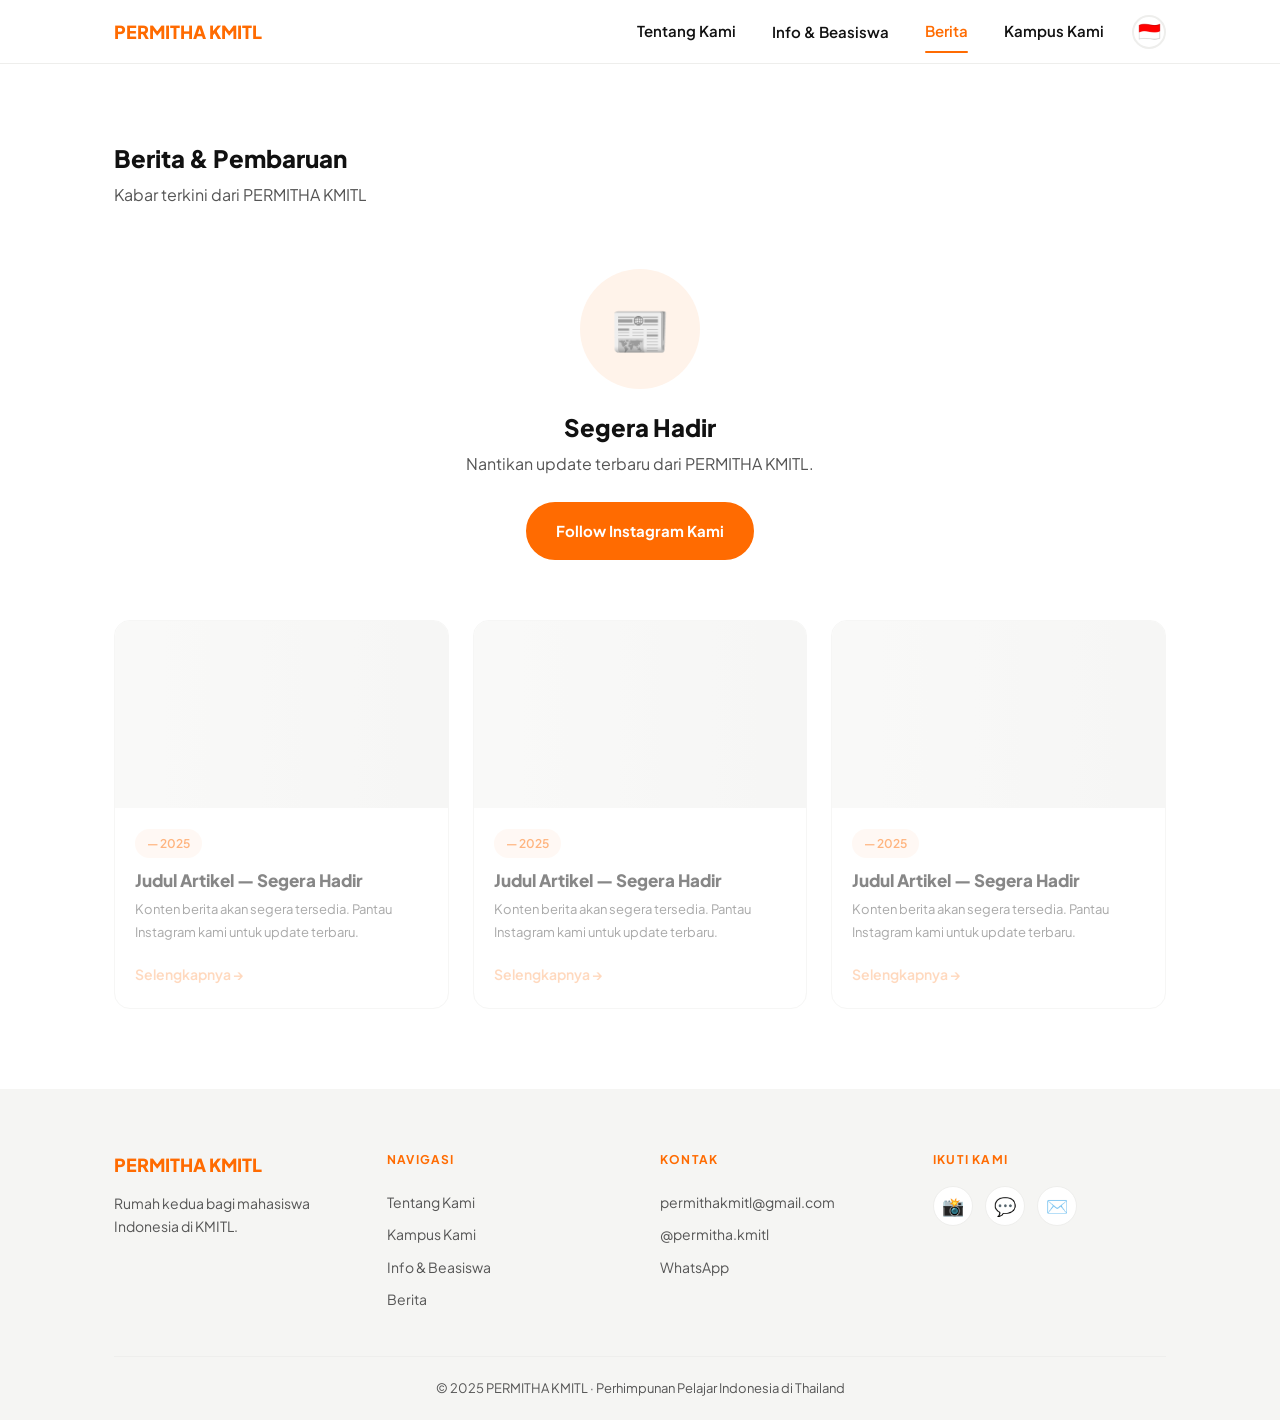
<file: news.html>
<!DOCTYPE html>
<html lang="id">
<head>
  <meta charset="UTF-8">
  <meta name="viewport" content="width=device-width, initial-scale=1.0">
  <title>News &amp; Updates — PERMITHA KMITL</title>
  <link rel="stylesheet" href="style.css">
</head>
<body>

  <!-- NAVBAR -->
  <nav class="navbar">
    <div class="container">
      <a href="index.html" class="navbar-brand">PERMITHA KMITL</a>
      <div class="nav-links">
        <a href="index.html" data-i18n="nav.about">Tentang Kami</a>
        <div class="nav-dropdown">
          <a href="info-scholarship.html" class="nav-dropdown-trigger" data-i18n="nav.info">Info &amp; Beasiswa</a>
          <div class="nav-dropdown-menu">
            <a href="info-scholarship.html#admission" data-i18n="dropdown.admission">Pendaftaran</a>
            <a href="info-scholarship.html#scholarship" data-i18n="dropdown.scholarship">Beasiswa</a>
            <a href="info-scholarship.html#faculty" data-i18n="dropdown.faculty">Fakultas &amp; Jurusan</a>
            <a href="info-scholarship.html#downloads" data-i18n="dropdown.downloads">Berkas Unduhan</a>
            <a href="info-scholarship.html#faq" data-i18n="dropdown.faq">FAQ</a>
          </div>
        </div>
        <a href="news.html" data-i18n="nav.news">Berita</a>
        <a href="https://www.kmitl.ac.th/" target="_blank" rel="noopener noreferrer" data-i18n="nav.campus">Kampus Kami</a>
        <div class="lang-switcher-wrapper">
          <button class="lang-switcher-btn" onclick="toggleLangDropdown(event)" aria-label="Change language">
            <span id="active-flag">🇮🇩</span>
          </button>
          <div class="lang-dropdown" id="lang-dropdown">
            <button class="lang-option" onclick="switchLanguage('id')"><span class="lang-flag-small">🇮🇩</span> Bahasa Indonesia</button>
            <button class="lang-option" onclick="switchLanguage('en')"><span class="lang-flag-small">🇺🇸</span> English</button>
            <button class="lang-option" onclick="switchLanguage('th')"><span class="lang-flag-small">🇹🇭</span> ภาษาไทย</button>
          </div>
        </div>
      </div>
      <button class="hamburger" aria-label="Open menu">☰</button>
    </div>
    <div class="mobile-menu">
      <a href="index.html" data-i18n="nav.about">Tentang Kami</a>
      <a href="#" class="mobile-dropdown-toggle" data-i18n="nav.info">Info &amp; Beasiswa</a>
      <div class="mobile-dropdown-items">
        <a href="info-scholarship.html#admission" data-i18n="dropdown.admission">Pendaftaran</a>
        <a href="info-scholarship.html#scholarship" data-i18n="dropdown.scholarship">Beasiswa</a>
        <a href="info-scholarship.html#faculty" data-i18n="dropdown.faculty">Fakultas &amp; Jurusan</a>
        <a href="info-scholarship.html#downloads" data-i18n="dropdown.downloads">Berkas Unduhan</a>
        <a href="info-scholarship.html#faq" data-i18n="dropdown.faq">FAQ</a>
      </div>
      <a href="news.html" data-i18n="nav.news">Berita</a>
      <a href="https://www.kmitl.ac.th/" target="_blank" rel="noopener noreferrer" data-i18n="nav.campus">Kampus Kami</a>
      <div class="mobile-lang-switcher">
        <button onclick="switchLanguage('id')">🇮🇩 ID</button>
        <button onclick="switchLanguage('en')">🇺🇸 EN</button>
        <button onclick="switchLanguage('th')">🇹🇭 TH</button>
      </div>
    </div>
  </nav>

  <main>
    <div class="news-page">
      <div class="news-header">
        <h2 data-i18n="news.title">Berita &amp; Pembaruan</h2>
        <p data-i18n="news.sub">Kabar terkini dari PERMITHA KMITL</p>
      </div>

      <!-- Empty State -->
      <div class="news-empty">
        <div class="news-empty-circle">📰</div>
        <h3 data-i18n="news.empty.title">Segera Hadir</h3>
        <p data-i18n="news.empty.sub">Nantikan update terbaru dari PERMITHA KMITL.</p>
        <a href="https://instagram.com/permitha.kmitl" target="_blank" rel="noopener noreferrer" class="btn btn-filled" data-i18n="news.empty.cta">Follow Instagram Kami</a>
      </div>

      <!-- Placeholder News Grid -->
      <div class="news-grid">
        <div class="news-skeleton">
          <div class="news-skeleton-img"></div>
          <div class="news-skeleton-body">
            <span class="news-date-pill" data-i18n="news.skeleton.date">— 2025</span>
            <h3 data-i18n="news.skeleton.title">Judul Artikel — Segera Hadir</h3>
            <p data-i18n="news.skeleton.body">Konten berita akan segera tersedia. Pantau Instagram kami untuk update terbaru.</p>
            <span class="news-read-more" data-i18n="news.skeleton.more">Selengkapnya →</span>
          </div>
        </div>
        <div class="news-skeleton">
          <div class="news-skeleton-img"></div>
          <div class="news-skeleton-body">
            <span class="news-date-pill" data-i18n="news.skeleton.date">— 2025</span>
            <h3 data-i18n="news.skeleton.title">Judul Artikel — Segera Hadir</h3>
            <p data-i18n="news.skeleton.body">Konten berita akan segera tersedia. Pantau Instagram kami untuk update terbaru.</p>
            <span class="news-read-more" data-i18n="news.skeleton.more">Selengkapnya →</span>
          </div>
        </div>
        <div class="news-skeleton">
          <div class="news-skeleton-img"></div>
          <div class="news-skeleton-body">
            <span class="news-date-pill" data-i18n="news.skeleton.date">— 2025</span>
            <h3 data-i18n="news.skeleton.title">Judul Artikel — Segera Hadir</h3>
            <p data-i18n="news.skeleton.body">Konten berita akan segera tersedia. Pantau Instagram kami untuk update terbaru.</p>
            <span class="news-read-more" data-i18n="news.skeleton.more">Selengkapnya →</span>
          </div>
        </div>
      </div>
    </div>
  </main>

  <!-- FOOTER -->
  <footer class="footer">
    <div class="container">
      <div class="footer-grid">
        <div class="footer-brand">
          <a href="index.html" class="navbar-brand">PERMITHA KMITL</a>
          <p class="footer-tagline" data-i18n="footer.tagline">Keluarga kecil di tempat asing, bersatu dalam satu ruang kolaborasi.</p>
        </div>
        <div>
          <div class="footer-label" data-i18n="footer.nav">Navigasi</div>
          <div class="footer-links">
            <a href="index.html" data-i18n="nav.about">Tentang Kami</a>
            <a href="https://www.kmitl.ac.th/" target="_blank" rel="noopener noreferrer" data-i18n="nav.campus">Kampus Kami</a>
            <a href="info-scholarship.html" data-i18n="nav.info">Info &amp; Beasiswa</a>
            <a href="news.html" data-i18n="nav.news">Berita</a>
          </div>
        </div>
        <div>
          <div class="footer-label" data-i18n="footer.contact">Kontak</div>
          <div class="footer-contact">
            <a href="mailto:permithakmitl@gmail.com">permithakmitl@gmail.com</a>
            <a href="https://instagram.com/permitha.kmitl" target="_blank" rel="noopener noreferrer">@permitha.kmitl</a>
            <a href="https://wa.me/6283856838811" target="_blank" rel="noopener noreferrer">WhatsApp</a>
          </div>
        </div>
        <div>
          <div class="footer-label" data-i18n="footer.social">Ikuti Kami</div>
          <div class="footer-social">
            <a href="https://instagram.com/permitha.kmitl" target="_blank" rel="noopener noreferrer" aria-label="Instagram">📸</a>
            <a href="https://wa.me/6283856838811" target="_blank" rel="noopener noreferrer" aria-label="WhatsApp">💬</a>
            <a href="mailto:permithakmitl@gmail.com" aria-label="Email">✉️</a>
          </div>
        </div>
      </div>
      <div class="footer-bottom" data-i18n="footer.copyright">
        © 2025 PERMITHA KMITL · Perhimpunan Pelajar Indonesia di Thailand
      </div>
    </div>
  </footer>

  <script src="i18n.js"></script>
  <script src="script.js"></script>
</body>
</html>
</file>
<file: style.css>
/* ===================================
   PERMITHA KMITL - SHARED STYLESHEET
   =================================== */

@import url('https://fonts.googleapis.com/css2?family=Plus+Jakarta+Sans:wght@400;600;700;800&display=swap');

/* ===================================
   BRAND TOKENS
   =================================== */
:root {
  --orange:       #FF6B01;
  --orange-dk:    #CC5500;
  --orange-lt:    #FF8C2A;
  --orange-pale:  #FFF3EA;
  --black:        #111111;
  --white:        #FFFFFF;
  --gray-text:    #555555;
  --gray-light:   #F5F5F3;
  --border:       #EEEEEC;

  --radius-sm:    8px;
  --radius-md:    16px;
  --shadow-card:  0 4px 16px rgba(0,0,0,0.07);
  --shadow-hover: 0 8px 28px rgba(0,0,0,0.10);
  --transition:   0.2s ease;
}

/* ===================================
   RESET & BASE
   =================================== */
*, *::before, *::after {
  margin: 0;
  padding: 0;
  box-sizing: border-box;
}

html {
  scroll-behavior: smooth;
  font-size: 16px;
}

body {
  font-family: 'Plus Jakarta Sans', sans-serif;
  color: var(--gray-text);
  line-height: 1.75;
  background: var(--white);
  overflow-x: hidden;
}

h1, h2, h3, h4, h5, h6 {
  font-weight: 800;
  color: var(--black);
  line-height: 1.2;
}

a {
  text-decoration: none;
  color: inherit;
}

img {
  max-width: 100%;
  height: auto;
  display: block;
}

ul, ol {
  list-style: none;
}

button {
  font-family: inherit;
  border: none;
  background: none;
  cursor: pointer;
}

/* ===================================
   UTILITY
   =================================== */
.container {
  max-width: 1100px;
  margin: 0 auto;
  padding: 0 24px;
}

.eyebrow {
  font-size: 12px;
  letter-spacing: 0.15em;
  color: var(--orange);
  font-weight: 700;
  margin-bottom: 12px;
  text-transform: uppercase;
}

.orange-line {
  width: 60px;
  height: 3px;
  background: var(--orange);
  border-radius: 4px;
  margin: 48px auto 0;
}

.orange-line-sm {
  width: 40px;
  height: 3px;
  background: var(--orange);
  border-radius: 4px;
  margin: 0 auto 48px;
}

/* Fade-in animation */
.fade-in {
  opacity: 0;
  transform: translateY(20px);
  transition: opacity 0.5s ease, transform 0.5s ease;
}

.fade-in.visible {
  opacity: 1;
  transform: none;
}

/* ===================================
   BUTTONS
   =================================== */
.btn {
  display: inline-block;
  padding: 14px 28px;
  border-radius: 50px;
  font-weight: 700;
  font-size: 15px;
  transition: var(--transition);
  cursor: pointer;
  text-align: center;
}

.btn:focus {
  outline: 2px solid var(--orange);
  outline-offset: 2px;
}

.btn-filled {
  background: var(--orange);
  color: var(--white);
  border: 2px solid var(--orange);
}

.btn-filled:hover {
  background: var(--orange-dk);
  border-color: var(--orange-dk);
}

.btn-outlined {
  background: transparent;
  color: var(--orange);
  border: 2px solid var(--orange);
}

.btn-outlined:hover {
  background: var(--orange);
  color: var(--white);
}

.btn-white-outlined {
  background: transparent;
  color: var(--white);
  border: 2px solid var(--white);
  padding: 12px 24px;
  border-radius: 50px;
  font-weight: 700;
}

.btn-white-outlined:hover {
  background: var(--white);
  color: var(--orange);
}

.btn-full {
  display: block;
  width: 100%;
}

/* ===================================
   NAVBAR
   =================================== */
.navbar {
  position: sticky;
  top: 0;
  z-index: 1000;
  height: 64px;
  background: var(--white);
  border-bottom: 1px solid var(--border);
  display: flex;
  align-items: center;
}

.navbar .container {
  display: flex;
  align-items: center;
  justify-content: space-between;
  width: 100%;
}

.navbar-brand {
  font-weight: 800;
  color: var(--orange);
  font-size: 18px;
  text-decoration: none;
  flex-shrink: 0;
}

.nav-links {
  display: flex;
  align-items: center;
  gap: 4px;
}

.nav-links a {
  font-weight: 600;
  font-size: 15px;
  color: var(--black);
  padding: 8px 16px;
  border-radius: var(--radius-sm);
  transition: var(--transition);
  position: relative;
}

.nav-links a:hover {
  color: var(--orange);
}

.nav-links a.active {
  color: var(--orange);
}

.nav-links a.active::after {
  content: '';
  position: absolute;
  bottom: 0;
  left: 16px;
  right: 16px;
  height: 2px;
  background: var(--orange);
  border-radius: 2px;
}

/* Dropdown */
.nav-dropdown {
  position: relative;
}

.nav-dropdown-trigger {
  cursor: pointer;
}

.nav-dropdown-menu {
  position: absolute;
  top: 100%;
  left: 0;
  min-width: 220px;
  background: var(--white);
  border: 1px solid var(--border);
  border-radius: var(--radius-sm);
  box-shadow: var(--shadow-card);
  z-index: 100;
  opacity: 0;
  visibility: hidden;
  transition: opacity 0.2s ease, visibility 0.2s ease;
  padding: 8px 0;
  margin-top: 4px;
}

.nav-dropdown.open .nav-dropdown-menu {
  opacity: 1;
  visibility: visible;
}

.nav-dropdown-menu a {
  display: block;
  padding: 10px 16px;
  font-size: 14px;
  font-weight: 600;
  color: var(--black);
  border-left: 3px solid transparent;
  transition: var(--transition);
}

.nav-dropdown-menu a:hover {
  background: var(--orange-pale);
  border-left-color: var(--orange);
  padding-left: 19px;
  color: var(--orange);
}

.nav-dropdown-menu a::after {
  display: none;
}

/* Hamburger */
.hamburger {
  display: none;
  font-size: 24px;
  padding: 8px;
  cursor: pointer;
  color: var(--black);
  background: none;
  border: none;
}

.mobile-menu {
  display: none;
}

/* ===================================
   NAVBAR MOBILE
   =================================== */
@media (max-width: 768px) {
  .nav-links {
    display: none;
  }

  .hamburger {
    display: block;
  }

  .mobile-menu {
    display: none;
    position: absolute;
    top: 64px;
    left: 0;
    right: 0;
    background: var(--white);
    border-bottom: 1px solid var(--border);
    box-shadow: var(--shadow-card);
    padding: 16px 24px;
    z-index: 999;
  }

  .mobile-menu.nav-open {
    display: block;
  }

  .mobile-menu a {
    display: block;
    padding: 12px 0;
    font-weight: 600;
    font-size: 15px;
    color: var(--black);
    border-bottom: 1px solid var(--border);
    transition: var(--transition);
  }

  .mobile-menu a:last-child {
    border-bottom: none;
  }

  .mobile-menu a:hover,
  .mobile-menu a.active {
    color: var(--orange);
  }

  .mobile-dropdown-items {
    padding-left: 16px;
  }

  .mobile-dropdown-items a {
    font-size: 14px;
    color: var(--gray-text);
  }
}

/* ===================================
   FOOTER
   =================================== */
.footer {
  background: var(--gray-light);
  padding: 60px 0 0;
}

.footer-grid {
  display: grid;
  grid-template-columns: repeat(4, 1fr);
  gap: 40px;
  padding-bottom: 40px;
}

.footer-brand .navbar-brand {
  font-size: 18px;
  display: inline-block;
  margin-bottom: 12px;
}

.footer-tagline {
  font-size: 14px;
  color: var(--gray-text);
  line-height: 1.6;
}

.footer-label {
  font-size: 12px;
  letter-spacing: 0.1em;
  color: var(--orange);
  font-weight: 700;
  text-transform: uppercase;
  margin-bottom: 16px;
}

.footer-links a {
  display: block;
  font-size: 14px;
  color: var(--gray-text);
  padding: 4px 0;
  transition: var(--transition);
}

.footer-links a:hover {
  color: var(--orange);
}

.footer-contact a {
  display: block;
  font-size: 14px;
  color: var(--gray-text);
  padding: 4px 0;
  transition: var(--transition);
}

.footer-contact a:hover {
  color: var(--orange);
}

.footer-social {
  display: flex;
  gap: 12px;
}

.footer-social a {
  width: 40px;
  height: 40px;
  border-radius: 50%;
  background: var(--white);
  border: 1px solid var(--border);
  display: flex;
  align-items: center;
  justify-content: center;
  font-size: 18px;
  transition: var(--transition);
}

.footer-social a:hover {
  background: var(--orange);
  border-color: var(--orange);
}

.footer-bottom {
  text-align: center;
  font-size: 13px;
  color: var(--gray-text);
  border-top: 1px solid var(--border);
  padding: 20px 0;
}

@media (max-width: 992px) {
  .footer-grid {
    grid-template-columns: repeat(2, 1fr);
  }
}

@media (max-width: 768px) {
  .footer-grid {
    grid-template-columns: 1fr;
    gap: 32px;
  }
}

/* ===================================
   HERO (index.html)
   =================================== */
.hero {
  background: var(--white);
  text-align: center;
  padding: 120px 24px 100px;
}

.hero h1 {
  font-size: clamp(30px, 5vw, 52px);
  font-weight: 800;
  color: var(--black);
}

.hero-sub {
  font-size: 18px;
  color: var(--gray-text);
  margin-top: 16px;
}

.hero-buttons {
  display: flex;
  gap: 16px;
  justify-content: center;
  margin-top: 40px;
  flex-wrap: wrap;
}

/* ===================================
   ABOUT SECTION (index.html)
   =================================== */
.about {
  padding: 80px 24px;
}

.about-grid {
  display: grid;
  grid-template-columns: 1fr 1fr;
  gap: 60px;
  max-width: 1100px;
  margin: 0 auto;
}

.about-text p {
  margin-bottom: 16px;
}

.stat-cards {
  display: flex;
  flex-direction: column;
  gap: 12px;
}

.stat-card {
  background: var(--white);
  border: 1px solid var(--border);
  border-radius: var(--radius-sm);
  padding: 16px 20px;
  border-left: 4px solid var(--orange);
  transition: var(--transition);
}

.stat-card:hover {
  transform: translateY(-4px);
  box-shadow: var(--shadow-hover);
}

.stat-card-title {
  font-weight: 700;
  color: var(--black);
  font-size: 15px;
}

.stat-card-sub {
  font-size: 13px;
  color: var(--gray-text);
}

@media (max-width: 768px) {
  .about-grid {
    grid-template-columns: 1fr;
    gap: 40px;
  }
}

/* ===================================
   WHAT WE DO (index.html)
   =================================== */
.what-we-do {
  background: var(--gray-light);
  padding: 80px 24px;
}

.what-we-do-header {
  text-align: center;
  margin-bottom: 48px;
}

.what-we-do-grid {
  display: grid;
  grid-template-columns: repeat(4, 1fr);
  gap: 24px;
  max-width: 1100px;
  margin: 0 auto;
}

.wwd-card {
  background: var(--white);
  border: 1px solid var(--border);
  border-radius: var(--radius-md);
  padding: 32px 24px;
  text-align: center;
  transition: var(--transition);
}

.wwd-card:hover {
  transform: translateY(-4px);
  box-shadow: var(--shadow-hover);
}

.wwd-icon {
  width: 48px;
  height: 48px;
  border-radius: 50%;
  background: var(--orange-pale);
  display: flex;
  align-items: center;
  justify-content: center;
  margin: 0 auto 20px;
  font-size: 22px;
}

.wwd-card h3 {
  font-size: 17px;
  margin-bottom: 8px;
}

.wwd-card p {
  font-size: 14px;
}

@media (max-width: 992px) {
  .what-we-do-grid {
    grid-template-columns: repeat(2, 1fr);
  }
}

@media (max-width: 768px) {
  .what-we-do-grid {
    grid-template-columns: 1fr;
  }
}

/* ===================================
   FUN FACTS (index.html)
   =================================== */
.fun-facts {
  background: var(--white);
  padding: 80px 24px;
}

.fun-facts-header {
  text-align: center;
  margin-bottom: 48px;
}

.fun-facts-scroll {
  display: flex;
  gap: 20px;
  overflow-x: auto;
  padding-bottom: 16px;
  scroll-snap-type: x mandatory;
  max-width: 1100px;
  margin: 0 auto;
  -ms-overflow-style: none;
  scrollbar-width: none;
}

.fun-facts-scroll::-webkit-scrollbar {
  display: none;
}

.ff-card {
  min-width: 260px;
  flex-shrink: 0;
  scroll-snap-align: start;
  background: var(--white);
  border: 1px solid var(--border);
  border-top: 3px solid var(--orange);
  border-radius: var(--radius-sm);
  padding: 24px 20px;
  transition: var(--transition);
}

.ff-card:hover {
  transform: translateY(-4px);
  box-shadow: var(--shadow-hover);
}

.ff-emoji {
  font-size: 28px;
  margin-bottom: 12px;
}

.ff-card h3 {
  font-size: 16px;
  margin-bottom: 8px;
}

.ff-card p {
  font-size: 13px;
  color: var(--gray-text);
}

/* ===================================
   CTA BANNER (index.html)
   =================================== */
.cta-banner {
  background: var(--orange);
  padding: 80px 24px;
  text-align: center;
}

.cta-banner h2 {
  color: var(--white);
  font-size: 32px;
}

.cta-banner p {
  color: var(--white);
  opacity: 0.85;
  margin-top: 12px;
}

.cta-buttons {
  display: flex;
  gap: 16px;
  justify-content: center;
  margin-top: 40px;
  flex-wrap: wrap;
}

/* ===================================
   SUB-NAV (info-scholarship.html)
   =================================== */
.sub-nav {
  position: sticky;
  top: 64px;
  z-index: 99;
  height: 48px;
  background: var(--white);
  border-bottom: 1px solid var(--border);
  box-shadow: var(--shadow-card);
  display: flex;
  align-items: center;
}

.sub-nav-links {
  display: flex;
  gap: 8px;
  justify-content: center;
  max-width: 1100px;
  margin: 0 auto;
  padding: 0 24px;
  overflow-x: auto;
  -ms-overflow-style: none;
  scrollbar-width: none;
}

.sub-nav-links::-webkit-scrollbar {
  display: none;
}

.sub-nav-links a {
  font-size: 14px;
  font-weight: 600;
  color: var(--gray-text);
  padding: 12px 16px;
  white-space: nowrap;
  position: relative;
  transition: var(--transition);
}

.sub-nav-links a:hover {
  color: var(--orange);
}

.sub-nav-links a.active {
  color: var(--orange);
  font-weight: 700;
}

.sub-nav-links a.active::after {
  content: '';
  position: absolute;
  bottom: 0;
  left: 16px;
  right: 16px;
  height: 2px;
  background: var(--orange);
  border-radius: 2px;
}

/* ===================================
   ADMISSION (info-scholarship.html)
   =================================== */
.admission {
  padding: 80px 24px;
}

.admission-grid {
  display: grid;
  grid-template-columns: 1fr 1fr;
  gap: 48px;
  max-width: 1100px;
  margin: 0 auto;
}

.admission-card {
  background: var(--white);
  border: 1px solid var(--border);
  border-radius: var(--radius-md);
  padding: 32px;
}

.admission-card h3 {
  font-size: 18px;
  color: var(--orange);
  margin-bottom: 24px;
}

.calendar-row {
  padding: 16px 0;
  border-bottom: 1px solid var(--border);
}

.calendar-row:last-of-type {
  border-bottom: none;
}

.calendar-row .label {
  font-weight: 700;
  color: var(--black);
  font-size: 15px;
}

.calendar-row .detail {
  font-size: 14px;
  color: var(--gray-text);
}

.calendar-icon {
  margin-right: 8px;
}

/* Timeline Steps */
.timeline {
  position: relative;
}

.timeline h3 {
  font-size: 18px;
  color: var(--black);
  margin-bottom: 24px;
}

.timeline-step {
  display: flex;
  gap: 16px;
  position: relative;
  padding-bottom: 24px;
}

.timeline-step:last-child {
  padding-bottom: 0;
}

.timeline-step:not(:last-child)::before {
  content: '';
  position: absolute;
  left: 13px;
  top: 32px;
  bottom: 0;
  width: 2px;
  border-left: 2px dashed var(--orange);
}

.timeline-number {
  width: 28px;
  height: 28px;
  border-radius: 50%;
  background: var(--orange);
  color: var(--white);
  font-size: 13px;
  font-weight: 700;
  display: flex;
  align-items: center;
  justify-content: center;
  flex-shrink: 0;
}

.timeline-text {
  font-size: 14px;
  color: var(--gray-text);
  line-height: 1.6;
}

.timeline-text strong {
  color: var(--black);
  display: block;
  margin-bottom: 2px;
}

@media (max-width: 768px) {
  .admission-grid {
    grid-template-columns: 1fr;
  }
}

/* ===================================
   SCHOLARSHIP (info-scholarship.html)
   =================================== */
.scholarship {
  background: var(--orange-pale);
  padding: 80px 24px;
}

.scholarship-header {
  text-align: center;
  max-width: 700px;
  margin: 0 auto 40px;
}

.scholarship-grid {
  display: grid;
  grid-template-columns: 1fr 1fr;
  gap: 24px;
  max-width: 900px;
  margin: 0 auto;
}

.scholarship-card {
  background: var(--white);
  border: 1px solid var(--border);
  border-radius: var(--radius-md);
  padding: 32px;
}

.scholarship-card .wwd-icon {
  margin: 0 0 16px;
}

.scholarship-card h3 {
  font-size: 18px;
  margin-bottom: 16px;
}

.scholarship-card ul {
  padding-left: 0;
}

.scholarship-card li {
  position: relative;
  padding-left: 20px;
  margin-bottom: 10px;
  font-size: 14px;
  line-height: 1.6;
}

.scholarship-card li::before {
  content: '•';
  position: absolute;
  left: 0;
  color: var(--orange);
  font-weight: 700;
}

.scholarship-cta {
  text-align: center;
  margin-top: 40px;
}

@media (max-width: 768px) {
  .scholarship-grid {
    grid-template-columns: 1fr;
  }
}

/* ===================================
   FACULTY (info-scholarship.html)
   =================================== */
.faculty {
  padding: 80px 24px;
}

.faculty-header {
  max-width: 1100px;
  margin: 0 auto 40px;
}

.faculty-grid {
  display: grid;
  grid-template-columns: repeat(3, 1fr);
  gap: 20px;
  max-width: 1100px;
  margin: 0 auto;
}

.faculty-card {
  background: var(--white);
  border: 1px solid var(--border);
  border-top: 3px solid var(--orange);
  border-radius: var(--radius-sm);
  padding: 24px 20px;
  transition: var(--transition);
}

.faculty-card:hover {
  transform: translateY(-4px);
  box-shadow: var(--shadow-hover);
}

.faculty-card h3 {
  font-size: 16px;
  margin-bottom: 6px;
}

.faculty-card p {
  font-size: 13px;
  color: var(--gray-text);
}

.faculty-note {
  text-align: center;
  font-style: italic;
  color: var(--gray-text);
  font-size: 14px;
  margin-top: 32px;
  max-width: 1100px;
  margin-left: auto;
  margin-right: auto;
}

.faculty-note a {
  color: var(--orange);
  font-weight: 600;
}

.faculty-note a:hover {
  text-decoration: underline;
}

@media (max-width: 992px) {
  .faculty-grid {
    grid-template-columns: repeat(2, 1fr);
  }
}

@media (max-width: 768px) {
  .faculty-grid {
    grid-template-columns: 1fr;
  }
}

/* ===================================
   DOWNLOADS (info-scholarship.html)
   =================================== */
.downloads {
  background: var(--gray-light);
  padding: 80px 24px;
}

.downloads-header {
  text-align: center;
  margin-bottom: 40px;
}

.downloads-card {
  max-width: 480px;
  margin: 0 auto;
  background: var(--white);
  box-shadow: var(--shadow-card);
  border-radius: var(--radius-md);
  padding: 40px 32px;
  text-align: center;
}

.downloads-card .icon {
  font-size: 48px;
  margin-bottom: 20px;
}

.downloads-card h3 {
  font-size: 20px;
  margin-bottom: 12px;
}

.downloads-card p {
  font-size: 14px;
  margin-bottom: 24px;
}

/* ===================================
   FAQ (info-scholarship.html)
   =================================== */
.faq {
  padding: 80px 24px;
}

.faq-header {
  text-align: center;
  max-width: 700px;
  margin: 0 auto 40px;
}

.faq-grid {
  display: grid;
  grid-template-columns: 1fr 1fr;
  gap: 24px;
  max-width: 900px;
  margin: 0 auto;
}

.faq-card {
  background: var(--white);
  border: 1px solid var(--border);
  border-radius: var(--radius-md);
  padding: 40px 32px;
  text-align: center;
  transition: var(--transition);
}

.faq-card:hover {
  transform: translateY(-4px);
  box-shadow: var(--shadow-hover);
}

.faq-card .icon {
  font-size: 40px;
  margin-bottom: 16px;
}

.faq-card h3 {
  font-size: 20px;
  margin-bottom: 12px;
}

.faq-card p {
  font-size: 14px;
  margin-bottom: 24px;
}

.faq-card .btn-stack {
  display: flex;
  flex-direction: column;
  gap: 12px;
}

@media (max-width: 768px) {
  .faq-grid {
    grid-template-columns: 1fr;
  }
}

/* ===================================
   NEWS PAGE (news.html)
   =================================== */
.news-page {
  padding: 80px 24px;
  max-width: 1100px;
  margin: 0 auto;
}

.news-header {
  margin-bottom: 60px;
}

.news-header h2 {
  margin-bottom: 8px;
}

/* Empty State */
.news-empty {
  text-align: center;
  margin: 60px auto;
}

.news-empty-circle {
  width: 120px;
  height: 120px;
  background: var(--orange-pale);
  border-radius: 50%;
  display: flex;
  align-items: center;
  justify-content: center;
  margin: 0 auto 24px;
  font-size: 48px;
}

.news-empty h3 {
  font-size: 24px;
  font-weight: 800;
  margin-bottom: 8px;
}

.news-empty p {
  color: var(--gray-text);
  margin-bottom: 24px;
}

/* Skeleton Cards */
.news-grid {
  display: grid;
  grid-template-columns: repeat(3, 1fr);
  gap: 24px;
  margin-top: 60px;
}

.news-skeleton {
  opacity: 0.5;
  pointer-events: none;
  background: var(--white);
  border: 1px solid var(--border);
  border-radius: var(--radius-md);
  overflow: hidden;
}

.news-skeleton-img {
  width: 100%;
  aspect-ratio: 16/9;
  background: linear-gradient(90deg, var(--gray-light), var(--border));
}

.news-skeleton-body {
  padding: 20px;
}

.news-date-pill {
  display: inline-block;
  background: var(--orange-pale);
  color: var(--orange);
  font-size: 12px;
  font-weight: 600;
  padding: 4px 12px;
  border-radius: 20px;
  margin-bottom: 12px;
}

.news-skeleton-body h3 {
  font-size: 17px;
  margin-bottom: 8px;
}

.news-skeleton-body p {
  font-size: 13px;
  color: var(--gray-text);
  margin-bottom: 16px;
}

.news-read-more {
  color: var(--orange);
  font-weight: 600;
  font-size: 14px;
  cursor: not-allowed;
  opacity: 0.5;
}

@media (max-width: 768px) {
  .news-grid {
    grid-template-columns: 1fr;
  }
}

/* ===================================
   SECTION GENERIC (info-scholarship)
   =================================== */
.section-header-center {
  text-align: center;
  margin-bottom: 40px;
}

.section-header-center h2 {
  margin-bottom: 8px;
}

.section-header-center p {
  max-width: 600px;
  margin: 0 auto;
  font-size: 15px;
}

/* ===================================
   LANGUAGE SWITCHER
   =================================== */
.lang-switcher-wrapper {
  position: relative;
  display: flex;
  align-items: center;
  margin-left: 8px;
}

.lang-switcher-btn {
  width: 34px;
  height: 34px;
  border-radius: 50%;
  border: 2px solid var(--border);
  background: var(--white);
  cursor: pointer;
  display: flex;
  align-items: center;
  justify-content: center;
  font-size: 1.15rem;
  line-height: 1;
  padding: 0;
  transition: var(--transition);
}

.lang-switcher-btn:hover {
  border-color: var(--orange);
  background: var(--orange-pale);
}

.lang-dropdown {
  display: none;
  position: absolute;
  top: calc(100% + 8px);
  right: 0;
  background: var(--white);
  border: 1px solid var(--border);
  border-radius: var(--radius-sm);
  box-shadow: var(--shadow-card);
  z-index: 1001;
  min-width: 170px;
  overflow: hidden;
}

.lang-dropdown.open {
  display: block;
}

.lang-option {
  display: flex;
  align-items: center;
  gap: 10px;
  width: 100%;
  padding: 10px 16px;
  border: none;
  background: transparent;
  color: var(--black);
  font-family: 'Plus Jakarta Sans', sans-serif;
  font-size: 0.85rem;
  font-weight: 600;
  cursor: pointer;
  transition: var(--transition);
  text-align: left;
}

.lang-option:hover {
  background: var(--orange-pale);
  color: var(--orange);
}

.lang-flag-small {
  font-size: 1.2rem;
  line-height: 1;
}

@media (max-width: 768px) {
  .lang-switcher-wrapper {
    margin-left: 0;
    margin-top: 8px;
  }

  .mobile-lang-switcher {
    display: flex;
    gap: 8px;
    padding: 12px 0;
  }

  .mobile-lang-switcher button {
    padding: 8px 14px;
    border-radius: 20px;
    border: 1px solid var(--border);
    background: var(--white);
    font-size: 14px;
    font-weight: 600;
    cursor: pointer;
    transition: var(--transition);
  }

  .mobile-lang-switcher button:hover,
  .mobile-lang-switcher button.active {
    background: var(--orange);
    color: var(--white);
    border-color: var(--orange);
  }
}

/* ===================================
   LOGO FRAMES (above About section)
   =================================== */
.logo-frames {
  display: flex;
  justify-content: center;
  gap: 32px;
  margin-bottom: 40px;
  max-width: 1100px;
  margin-left: auto;
  margin-right: auto;
  padding: 0 24px;
}

.logo-frame {
  width: 200px;
  height: 200px;
  border-radius: var(--radius-md);
  border: 2px dashed var(--border);
  background: var(--gray-light);
  display: flex;
  align-items: center;
  justify-content: center;
  overflow: hidden;
  flex-shrink: 0;
}

.logo-frame img {
  width: 100%;
  height: 100%;
  object-fit: contain;
  padding: 12px;
}

@media (max-width: 992px) {
  .logo-frame {
    width: 150px;
    height: 150px;
  }
}

@media (max-width: 768px) {
  .logo-frames {
    gap: 20px;
    flex-direction: column;
    align-items: center;
  }

  .logo-frame {
    width: 120px;
    height: 120px;
  }
}

@media (max-width: 480px) {
  .logo-frame {
    width: 90px;
    height: 90px;
  }
}

/* ===================================
   PHOTO GALLERY (horizontal scroll)
   =================================== */
.photo-gallery {
  position: relative;
  max-width: 1100px;
  margin: 0 auto 40px;
}

.photo-gallery .scroll-btn {
  position: absolute;
  top: 0;
  height: 100%;
  width: 40px;
  background: rgba(0, 0, 0, 0.08);
  border: none;
  cursor: pointer;
  display: flex;
  align-items: center;
  justify-content: center;
  z-index: 10;
  transition: var(--transition);
  color: var(--gray-text);
  font-size: 1.4rem;
}

.photo-gallery .scroll-btn:hover {
  background: rgba(0, 0, 0, 0.15);
  color: var(--black);
}

.photo-gallery .scroll-btn-left {
  left: 0;
  border-radius: 0 var(--radius-sm) var(--radius-sm) 0;
}

.photo-gallery .scroll-btn-right {
  right: 0;
  border-radius: var(--radius-sm) 0 0 var(--radius-sm);
}

.photo-gallery-wrapper {
  overflow-x: auto;
  overflow-y: hidden;
  scroll-behavior: smooth;
  -webkit-overflow-scrolling: touch;
  -ms-overflow-style: none;
  scrollbar-width: none;
  border-radius: var(--radius-sm);
}

.photo-gallery-wrapper::-webkit-scrollbar {
  display: none;
}

.photo-gallery-row {
  display: flex;
  gap: 12px;
  width: max-content;
  padding: 8px 0;
}

.photo-gallery-item {
  width: 300px;
  height: 300px;
  flex-shrink: 0;
  border-radius: var(--radius-sm);
  background: var(--gray-light);
  border: 1px solid var(--border);
  overflow: hidden;
  transition: var(--transition);
}

.photo-gallery-item:hover {
  transform: translateY(-2px);
  box-shadow: var(--shadow-card);
}

.photo-gallery-item img {
  width: 100%;
  height: 100%;
  object-fit: cover;
}

@media (max-width: 992px) {
  .photo-gallery-item {
    width: 250px;
    height: 250px;
  }
}

@media (max-width: 768px) {
  .photo-gallery-item {
    width: 200px;
    height: 200px;
  }

  .photo-gallery .scroll-btn {
    width: 30px;
    font-size: 1.1rem;
  }
}

@media (max-width: 480px) {
  .photo-gallery-item {
    width: 160px;
    height: 160px;
  }
}

/* ===================================
   HALAL FOOD PAGE (halal-food.html)
   =================================== */
.halal-page {
  background: var(--white);
  min-height: 100vh;
  padding: 100px 24px 60px;
}

.halal-page .container {
  max-width: 1100px;
  margin: 0 auto;
}

.halal-page-title {
  font-size: 2.2rem;
  font-weight: 800;
  color: var(--black);
  margin-bottom: 8px;
}

.halal-page-subtitle {
  color: var(--gray-text);
  font-size: 1rem;
  margin-bottom: 30px;
}

/* Top Controls */
.halal-top-controls {
  display: flex;
  justify-content: space-between;
  align-items: center;
  gap: 20px;
  margin-bottom: 24px;
}

.halal-nav-top {
  display: flex;
  gap: 8px;
  flex-shrink: 0;
}

.halal-search-container {
  width: 280px;
  flex-shrink: 0;
}

.halal-search-input {
  width: 100%;
  padding: 10px 18px;
  border: 2px solid var(--border);
  border-radius: 25px;
  font-family: 'Plus Jakarta Sans', sans-serif;
  font-size: 0.9rem;
  color: var(--gray-text);
  background: var(--white);
  outline: none;
  transition: border-color 0.3s ease, box-shadow 0.3s ease;
}

.halal-search-input:focus {
  border-color: var(--orange);
  box-shadow: 0 0 0 3px rgba(255, 107, 1, 0.15);
}

.halal-search-input::placeholder {
  color: var(--gray-text);
  opacity: 0.5;
}

/* Scrollable Listing */
.halal-scroll-area {
  margin-bottom: 24px;
}

.halal-grid {
  display: flex;
  flex-direction: column;
  gap: 24px;
}

/* Halal Card */
.halal-card {
  background: var(--white);
  border: 1px solid var(--border);
  border-radius: var(--radius-md);
  overflow: hidden;
  box-shadow: var(--shadow-card);
  transition: transform 0.3s ease, box-shadow 0.3s ease;
  display: flex;
  flex-direction: row;
}

.halal-card:hover {
  transform: translateY(-3px);
  box-shadow: var(--shadow-hover);
}

.halal-card-image {
  width: 400px;
  height: 400px;
  flex-shrink: 0;
  background: var(--gray-light);
  overflow: hidden;
  display: flex;
  align-items: center;
  justify-content: center;
}

.halal-card-image img {
  width: 100%;
  height: 100%;
  object-fit: cover;
}

.halal-card-placeholder {
  font-size: 4rem;
  opacity: 0.3;
  color: var(--gray-text);
}

.halal-card-body {
  padding: 28px 32px;
  display: flex;
  flex-direction: column;
  flex: 1;
  min-width: 0;
  justify-content: center;
}

.halal-card-name {
  font-size: 1.3rem;
  font-weight: 800;
  color: var(--black);
  margin-bottom: 12px;
}

.halal-card-location {
  font-size: 0.95rem;
  color: var(--gray-text);
  margin-bottom: 8px;
}

.halal-card-map {
  display: inline-block;
  color: var(--orange);
  font-weight: 600;
  font-size: 0.9rem;
  margin-bottom: 16px;
  transition: var(--transition);
}

.halal-card-map:hover {
  color: var(--orange-dk);
  text-decoration: underline;
}

.halal-card-desc {
  font-size: 0.9rem;
  color: var(--gray-text);
  line-height: 1.7;
}

/* Pagination */
.halal-pagination {
  display: flex;
  justify-content: center;
  align-items: center;
  gap: 8px;
  margin: 24px 0;
  flex-wrap: wrap;
}

.halal-page-btn {
  padding: 8px 16px;
  border: 2px solid var(--orange);
  background: transparent;
  color: var(--orange);
  border-radius: var(--radius-sm);
  font-family: 'Plus Jakarta Sans', sans-serif;
  font-weight: 600;
  font-size: 0.9rem;
  cursor: pointer;
  transition: all 0.3s ease;
}

.halal-page-btn:hover {
  background: var(--orange);
  color: var(--white);
}

.halal-page-btn.active {
  background: var(--orange);
  color: var(--white);
}

.halal-page-btn.disabled {
  opacity: 0.3;
  cursor: default;
  pointer-events: none;
}

/* Empty State */
.halal-empty {
  text-align: center;
  padding: 80px 20px;
}

.halal-empty-icon {
  font-size: 4rem;
  margin-bottom: 20px;
  opacity: 0.4;
}

.halal-empty h3 {
  font-size: 1.5rem;
  color: var(--black);
  margin-bottom: 10px;
}

.halal-empty p {
  color: var(--gray-text);
  opacity: 0.7;
  font-size: 1rem;
}

/* Halal Page Responsive */
@media (max-width: 992px) {
  .halal-card-image {
    width: 300px;
    height: 300px;
  }

  .halal-card-body {
    padding: 24px;
  }

  .halal-search-container {
    width: 240px;
  }
}

@media (max-width: 768px) {
  .halal-page {
    padding-top: 80px;
  }

  .halal-top-controls {
    flex-direction: column-reverse;
    gap: 12px;
  }

  .halal-search-container {
    width: 100%;
  }

  .halal-nav-top {
    align-self: center;
    justify-content: center;
    width: 100%;
    flex-wrap: wrap;
  }

  .halal-card {
    flex-direction: column;
  }

  .halal-card-image {
    width: 100%;
    height: 300px;
  }

  .halal-card-body {
    padding: 20px;
  }

  .halal-page-title {
    font-size: 1.8rem;
  }

  .halal-pagination {
    gap: 6px;
  }

  .halal-page-btn {
    padding: 6px 12px;
    font-size: 0.85rem;
  }
}

@media (max-width: 480px) {
  .halal-page {
    padding-top: 70px;
  }

  .halal-page-title {
    font-size: 1.5rem;
  }

  .halal-card-image {
    height: 250px;
  }

  .halal-card-body {
    padding: 16px;
  }

  .halal-card-name {
    font-size: 1.1rem;
  }
}
</file>
